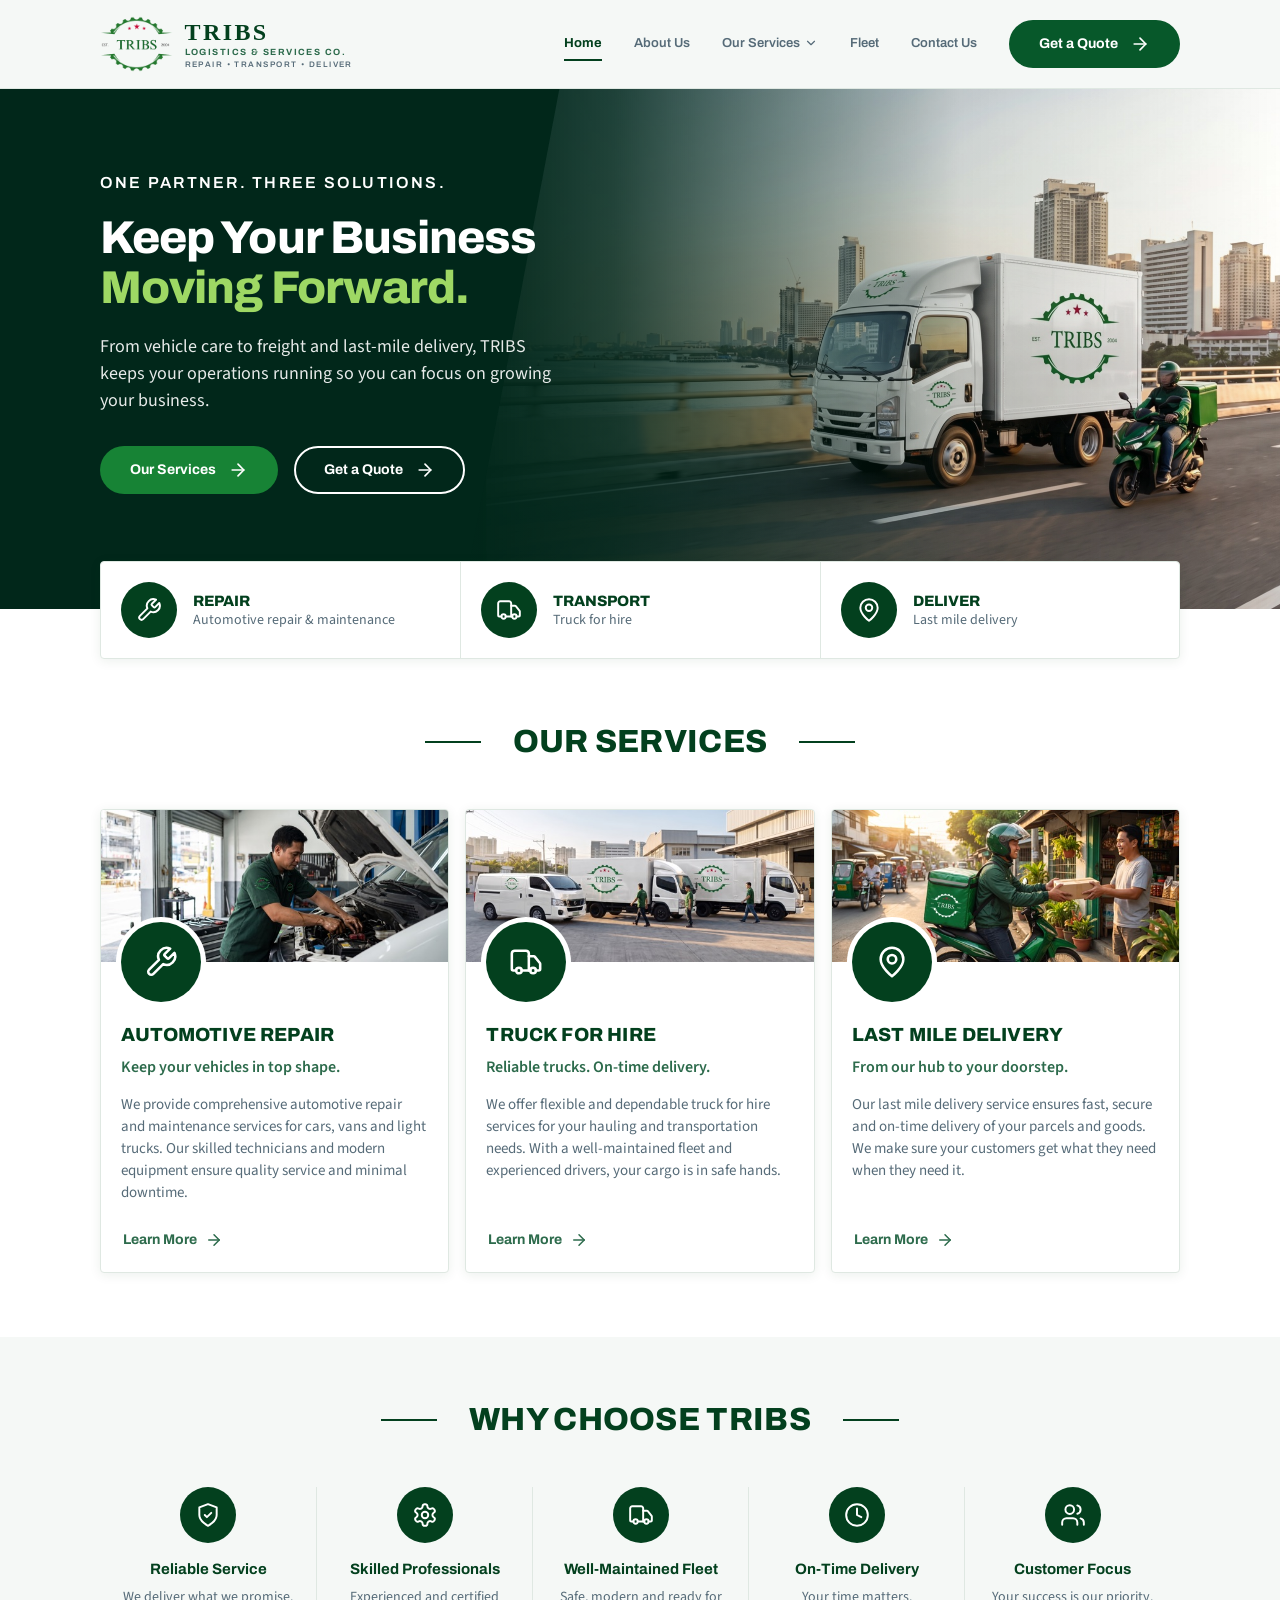
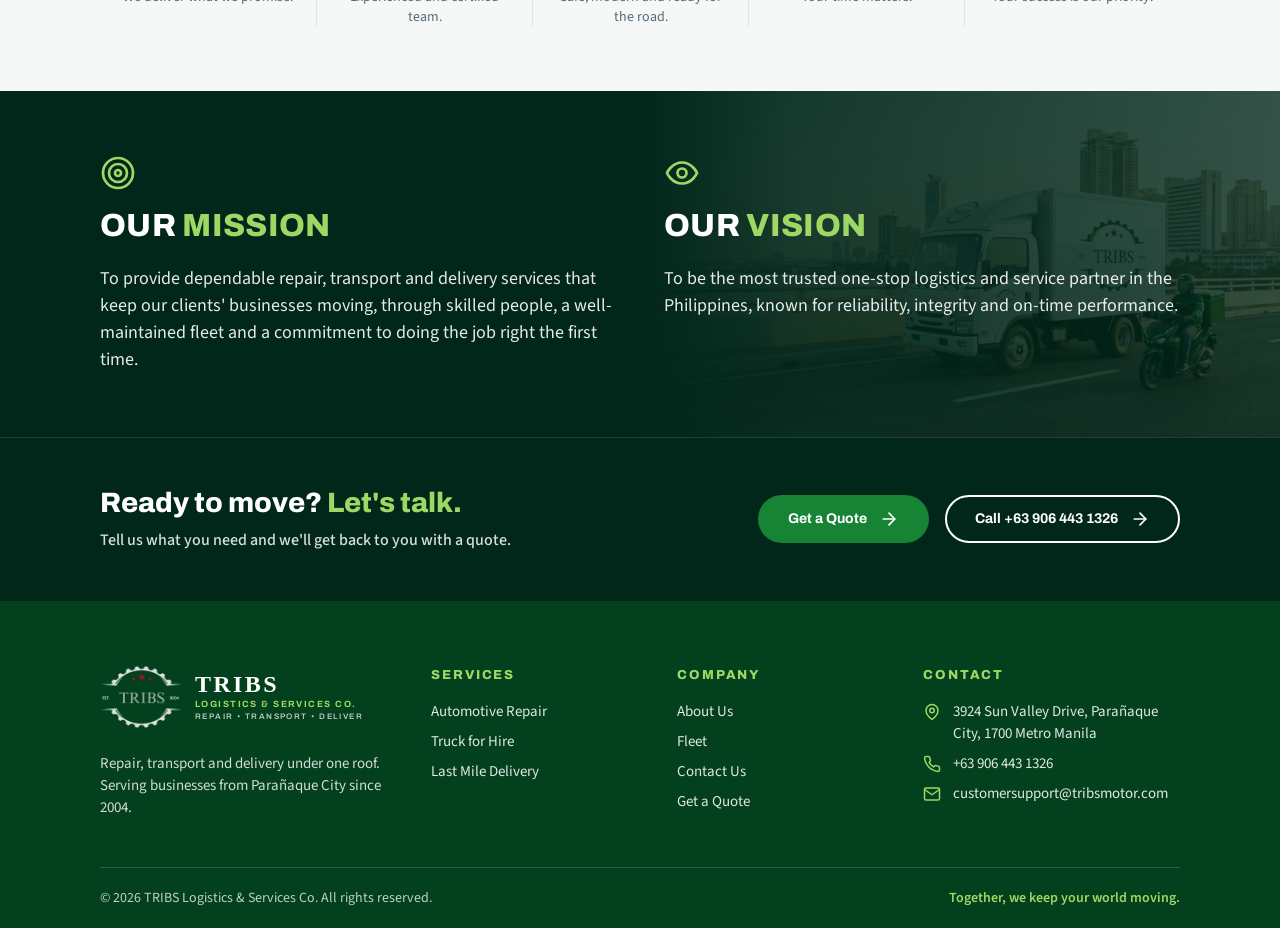
<file: index.html>
<!doctype html>
<html lang="en-PH">
<head>
  <meta charset="utf-8">
  <meta name="viewport" content="width=device-width, initial-scale=1">
  <title>TRIBS Logistics &amp; Services Co. | Repair • Transport • Deliver</title>
  <meta name="description" content="TRIBS Logistics & Services Co. — automotive repair, truck for hire and last-mile delivery in Parañaque City and Metro Manila since 2004.">
  <meta property="og:title" content="TRIBS Logistics & Services Co.">
  <meta property="og:description" content="One partner. Three solutions. Automotive repair, truck for hire and last-mile delivery.">
  <meta property="og:image" content="assets/photos/hero-fleet.jpg">
  <meta name="theme-color" content="#03401e">
  <link rel="icon" href="assets/logos/tribs-favicon.png">
  <link rel="preconnect" href="https://fonts.googleapis.com">
  <link rel="preconnect" href="https://fonts.gstatic.com" crossorigin>
  <link rel="stylesheet" href="css/styles.css">
</head>
<body>
  <a class="skip-link" href="#main">Skip to content</a>

  <header class="site-header">
    <div class="container header-inner">
      <a class="header-logo brand" href="index.html" aria-label="TRIBS Logistics &amp; Services Co. home">
        <picture>
          <source srcset="assets/logos/tribs-emblem-white.png" media="(prefers-color-scheme: dark)">
          <img src="assets/logos/tribs-emblem-light.png" alt="" width="70" height="56">
        </picture>
        <span class="brand-text">
          <span class="brand-name">TRIBS</span>
          <span class="brand-sub">Logistics &amp; Services Co.</span>
          <span class="brand-tag">Repair &bull; Transport &bull; Deliver</span>
        </span>
      </a>
      <button class="menu-toggle" type="button" aria-expanded="false" aria-controls="site-nav" aria-label="Open menu">
        <svg data-icon="menu" width="26"></svg>
      </button>
      <nav class="nav" id="site-nav" aria-label="Main">
        <ul class="nav-list">
          <li><a class="nav-link" href="index.html" aria-current="page">Home</a></li>
          <li><a class="nav-link" href="about.html">About Us</a></li>
          <li class="has-menu">
            <button class="nav-link" type="button" aria-haspopup="true" aria-expanded="false">Our Services <svg data-icon="chevron-down" width="14"></svg></button>
            <ul class="submenu">
              <li><a href="services.html#repair"><svg data-icon="wrench" width="18"></svg>Automotive Repair</a></li>
              <li><a href="services.html#truck"><svg data-icon="truck" width="18"></svg>Truck for Hire</a></li>
              <li><a href="services.html#delivery"><svg data-icon="map-pin" width="18"></svg>Last Mile Delivery</a></li>
            </ul>
          </li>
          <li><a class="nav-link" href="fleet.html">Fleet</a></li>
          <li><a class="nav-link" href="contact.html">Contact Us</a></li>
          <li class="nav-cta"><a class="btn btn-primary" href="contact.html"><span>Get a Quote</span><svg data-icon="arrow-right" width="20"></svg></a></li>
        </ul>
      </nav>
      <a class="btn btn-primary header-cta" href="contact.html"><span>Get a Quote</span><svg data-icon="arrow-right" width="20"></svg></a>
    </div>
  </header>

  <main id="main">
    <!-- Hero -->
    <section class="hero" aria-labelledby="hero-title">
      <div class="hero-media">
        <img src="assets/photos/hero-fleet.jpg" srcset="assets/photos/hero-fleet-800.jpg 800w, assets/photos/hero-fleet.jpg 1600w" sizes="(max-width: 760px) 100vw, 70vw" alt="TRIBS truck and delivery rider on a city highway" width="1600" height="1028" fetchpriority="high">
      </div>
      <div class="container hero-inner">
        <div class="hero-copy">
          <p class="eyebrow">One Partner. Three Solutions.</p>
          <h1 class="display" id="hero-title">Keep Your Business <span class="accent">Moving Forward.</span></h1>
          <p class="lead">From vehicle care to freight and last-mile delivery, TRIBS keeps your operations running so you can focus on growing your business.</p>
          <div class="btn-row">
            <a class="btn btn-bright" href="#services"><span>Our Services</span><svg data-icon="arrow-right" width="20"></svg></a>
            <a class="btn btn-inverse" href="contact.html"><span>Get a Quote</span><svg data-icon="arrow-right" width="20"></svg></a>
          </div>
        </div>
      </div>
    </section>

    <!-- Quick service strip -->
    <div class="service-strip">
      <div class="container">
        <nav class="strip" aria-label="Services">
          <a href="services.html#repair">
            <span class="disc disc-md"><svg data-icon="wrench" width="26" stroke-width="1.8"></svg></span>
            <span><span class="strip-title">Repair</span><span class="strip-sub">Automotive repair &amp; maintenance</span></span>
          </a>
          <a href="services.html#truck">
            <span class="disc disc-md"><svg data-icon="truck" width="26" stroke-width="1.8"></svg></span>
            <span><span class="strip-title">Transport</span><span class="strip-sub">Truck for hire</span></span>
          </a>
          <a href="services.html#delivery">
            <span class="disc disc-md"><svg data-icon="map-pin" width="26" stroke-width="1.8"></svg></span>
            <span><span class="strip-title">Deliver</span><span class="strip-sub">Last mile delivery</span></span>
          </a>
        </nav>
      </div>
    </div>

    <!-- Services -->
    <section class="section" id="services" aria-labelledby="services-title">
      <div class="container">
        <div class="st">
          <span class="st-rule" aria-hidden="true"></span>
          <h2 class="st-text" id="services-title">Our Services</h2>
          <span class="st-rule" aria-hidden="true"></span>
        </div>
        <div class="card-grid">
          <article class="card">
            <div class="card-media"><img src="assets/photos/service-repair.jpg" srcset="assets/photos/service-repair-600.jpg 600w, assets/photos/service-repair.jpg 1200w" sizes="(max-width: 900px) 100vw, 33vw" alt="Technician working on an engine" loading="lazy"></div>
            <div class="card-body">
              <span class="disc disc-lg disc-ring card-disc"><svg data-icon="wrench" width="34" stroke-width="1.8"></svg></span>
              <h3 class="card-title">Automotive Repair</h3>
              <p class="card-sub">Keep your vehicles in top shape.</p>
              <p class="card-text">We provide comprehensive automotive repair and maintenance services for cars, vans and light trucks. Our skilled technicians and modern equipment ensure quality service and minimal downtime.</p>
              <a class="btn btn-link" href="services.html#repair"><span>Learn More</span><svg data-icon="arrow-right" width="18"></svg></a>
            </div>
          </article>
          <article class="card">
            <div class="card-media"><img src="assets/photos/service-truck.jpg" srcset="assets/photos/service-truck-600.jpg 600w, assets/photos/service-truck.jpg 1200w" sizes="(max-width: 900px) 100vw, 33vw" alt="TRIBS trucks lined up" loading="lazy"></div>
            <div class="card-body">
              <span class="disc disc-lg disc-ring card-disc"><svg data-icon="truck" width="34" stroke-width="1.8"></svg></span>
              <h3 class="card-title">Truck for Hire</h3>
              <p class="card-sub">Reliable trucks. On-time delivery.</p>
              <p class="card-text">We offer flexible and dependable truck for hire services for your hauling and transportation needs. With a well-maintained fleet and experienced drivers, your cargo is in safe hands.</p>
              <a class="btn btn-link" href="services.html#truck"><span>Learn More</span><svg data-icon="arrow-right" width="18"></svg></a>
            </div>
          </article>
          <article class="card">
            <div class="card-media"><img src="assets/photos/service-delivery.jpg" srcset="assets/photos/service-delivery-600.jpg 600w, assets/photos/service-delivery.jpg 1200w" sizes="(max-width: 900px) 100vw, 33vw" alt="TRIBS rider on a delivery motorbike" loading="lazy"></div>
            <div class="card-body">
              <span class="disc disc-lg disc-ring card-disc"><svg data-icon="map-pin" width="34" stroke-width="1.8"></svg></span>
              <h3 class="card-title">Last Mile Delivery</h3>
              <p class="card-sub">From our hub to your doorstep.</p>
              <p class="card-text">Our last mile delivery service ensures fast, secure and on-time delivery of your parcels and goods. We make sure your customers get what they need when they need it.</p>
              <a class="btn btn-link" href="services.html#delivery"><span>Learn More</span><svg data-icon="arrow-right" width="18"></svg></a>
            </div>
          </article>
        </div>
      </div>
    </section>

    <!-- Why choose TRIBS -->
    <section class="section section-soft" aria-labelledby="why-title">
      <div class="container">
        <div class="st">
          <span class="st-rule" aria-hidden="true"></span>
          <h2 class="st-text" id="why-title">Why Choose TRIBS</h2>
          <span class="st-rule" aria-hidden="true"></span>
        </div>
        <div class="feature-row">
          <div class="feature">
            <span class="disc disc-md"><svg data-icon="shield-check" width="26" stroke-width="1.8"></svg></span>
            <h3 class="feature-title">Reliable Service</h3>
            <p class="feature-text">We deliver what we promise.</p>
          </div>
          <div class="feature">
            <span class="disc disc-md"><svg data-icon="gear" width="26" stroke-width="1.8"></svg></span>
            <h3 class="feature-title">Skilled Professionals</h3>
            <p class="feature-text">Experienced and certified team.</p>
          </div>
          <div class="feature">
            <span class="disc disc-md"><svg data-icon="truck" width="26" stroke-width="1.8"></svg></span>
            <h3 class="feature-title">Well-Maintained Fleet</h3>
            <p class="feature-text">Safe, modern and ready for the road.</p>
          </div>
          <div class="feature">
            <span class="disc disc-md"><svg data-icon="clock" width="26" stroke-width="1.8"></svg></span>
            <h3 class="feature-title">On-Time Delivery</h3>
            <p class="feature-text">Your time matters.</p>
          </div>
          <div class="feature">
            <span class="disc disc-md"><svg data-icon="users" width="26" stroke-width="1.8"></svg></span>
            <h3 class="feature-title">Customer Focus</h3>
            <p class="feature-text">Your success is our priority.</p>
          </div>
        </div>
      </div>
    </section>

    <!-- Mission & Vision -->
    <section class="section band-inverse on-inverse" aria-label="Mission and vision">
      <div class="band-media"><img src="assets/photos/hero-fleet.jpg" srcset="assets/photos/hero-fleet-800.jpg 800w, assets/photos/hero-fleet.jpg 1600w" sizes="(max-width: 760px) 100vw, 70vw" alt="" loading="lazy"></div>
      <div class="container">
        <div class="mv-grid">
          <div class="mv-item">
            <svg data-icon="target" width="36" stroke-width="1.8"></svg>
            <div class="st st-start">
              <h2 class="st-text">Our <span class="st-accent">Mission</span></h2>
            </div>
            <p class="lead">To provide dependable repair, transport and delivery services that keep our clients' businesses moving, through skilled people, a well-maintained fleet and a commitment to doing the job right the first time.</p>
          </div>
          <div class="mv-item">
            <svg data-icon="eye" width="36" stroke-width="1.8"></svg>
            <div class="st st-start">
              <h2 class="st-text">Our <span class="st-accent">Vision</span></h2>
            </div>
            <p class="lead">To be the most trusted one-stop logistics and service partner in the Philippines, known for reliability, integrity and on-time performance.</p>
          </div>
        </div>
      </div>
    </section>

    <!-- CTA -->
    <section class="cta-band" aria-labelledby="cta-title">
      <div class="container cta-inner">
        <div>
          <h2 id="cta-title">Ready to move? <span>Let's talk.</span></h2>
          <p>Tell us what you need and we'll get back to you with a quote.</p>
        </div>
        <div class="btn-row">
          <a class="btn btn-bright" href="contact.html"><span>Get a Quote</span><svg data-icon="arrow-right" width="20"></svg></a>
          <a class="btn btn-inverse" href="tel:+639064431326"><span>Call +63 906 443 1326</span><svg data-icon="arrow-right" width="20"></svg></a>
        </div>
      </div>
    </section>
  </main>

  <footer class="site-footer">
    <div class="container">
      <div class="footer-grid">
        <div>
          <a class="footer-logo brand" href="index.html" aria-label="TRIBS Logistics &amp; Services Co. home">
            <img src="assets/logos/tribs-emblem-white.png" alt="" width="80" height="64" loading="lazy">
            <span class="brand-text">
              <span class="brand-name">TRIBS</span>
              <span class="brand-sub">Logistics &amp; Services Co.</span>
              <span class="brand-tag">Repair &bull; Transport &bull; Deliver</span>
            </span>
          </a>
          <p class="footer-about">Repair, transport and delivery under one roof. Serving businesses from Parañaque City since 2004.</p>
        </div>
        <div>
          <h2 class="footer-head">Services</h2>
          <ul class="footer-links">
            <li><a href="services.html#repair">Automotive Repair</a></li>
            <li><a href="services.html#truck">Truck for Hire</a></li>
            <li><a href="services.html#delivery">Last Mile Delivery</a></li>
          </ul>
        </div>
        <div>
          <h2 class="footer-head">Company</h2>
          <ul class="footer-links">
            <li><a href="about.html">About Us</a></li>
            <li><a href="fleet.html">Fleet</a></li>
            <li><a href="contact.html">Contact Us</a></li>
            <li><a href="contact.html">Get a Quote</a></li>
          </ul>
        </div>
        <div>
          <h2 class="footer-head">Contact</h2>
          <ul class="footer-links footer-contact">
            <li><svg data-icon="map-pin" width="18"></svg><span>3924 Sun Valley Drive, Parañaque City, 1700 Metro Manila</span></li>
            <li><svg data-icon="phone" width="18"></svg><a href="tel:+639064431326">+63 906 443 1326</a></li>
            <li><svg data-icon="mail" width="18"></svg><a href="mailto:customersupport@tribsmotor.com">customersupport@tribsmotor.com</a></li>
          </ul>
        </div>
      </div>
      <div class="footer-bottom">
        <span>&copy; <span data-year>2026</span> TRIBS Logistics &amp; Services Co. All rights reserved.</span>
        <strong>Together, we keep your world moving.</strong>
      </div>
    </div>
  </footer>

  <script src="js/main.js"></script>
</body>
</html>
</file>
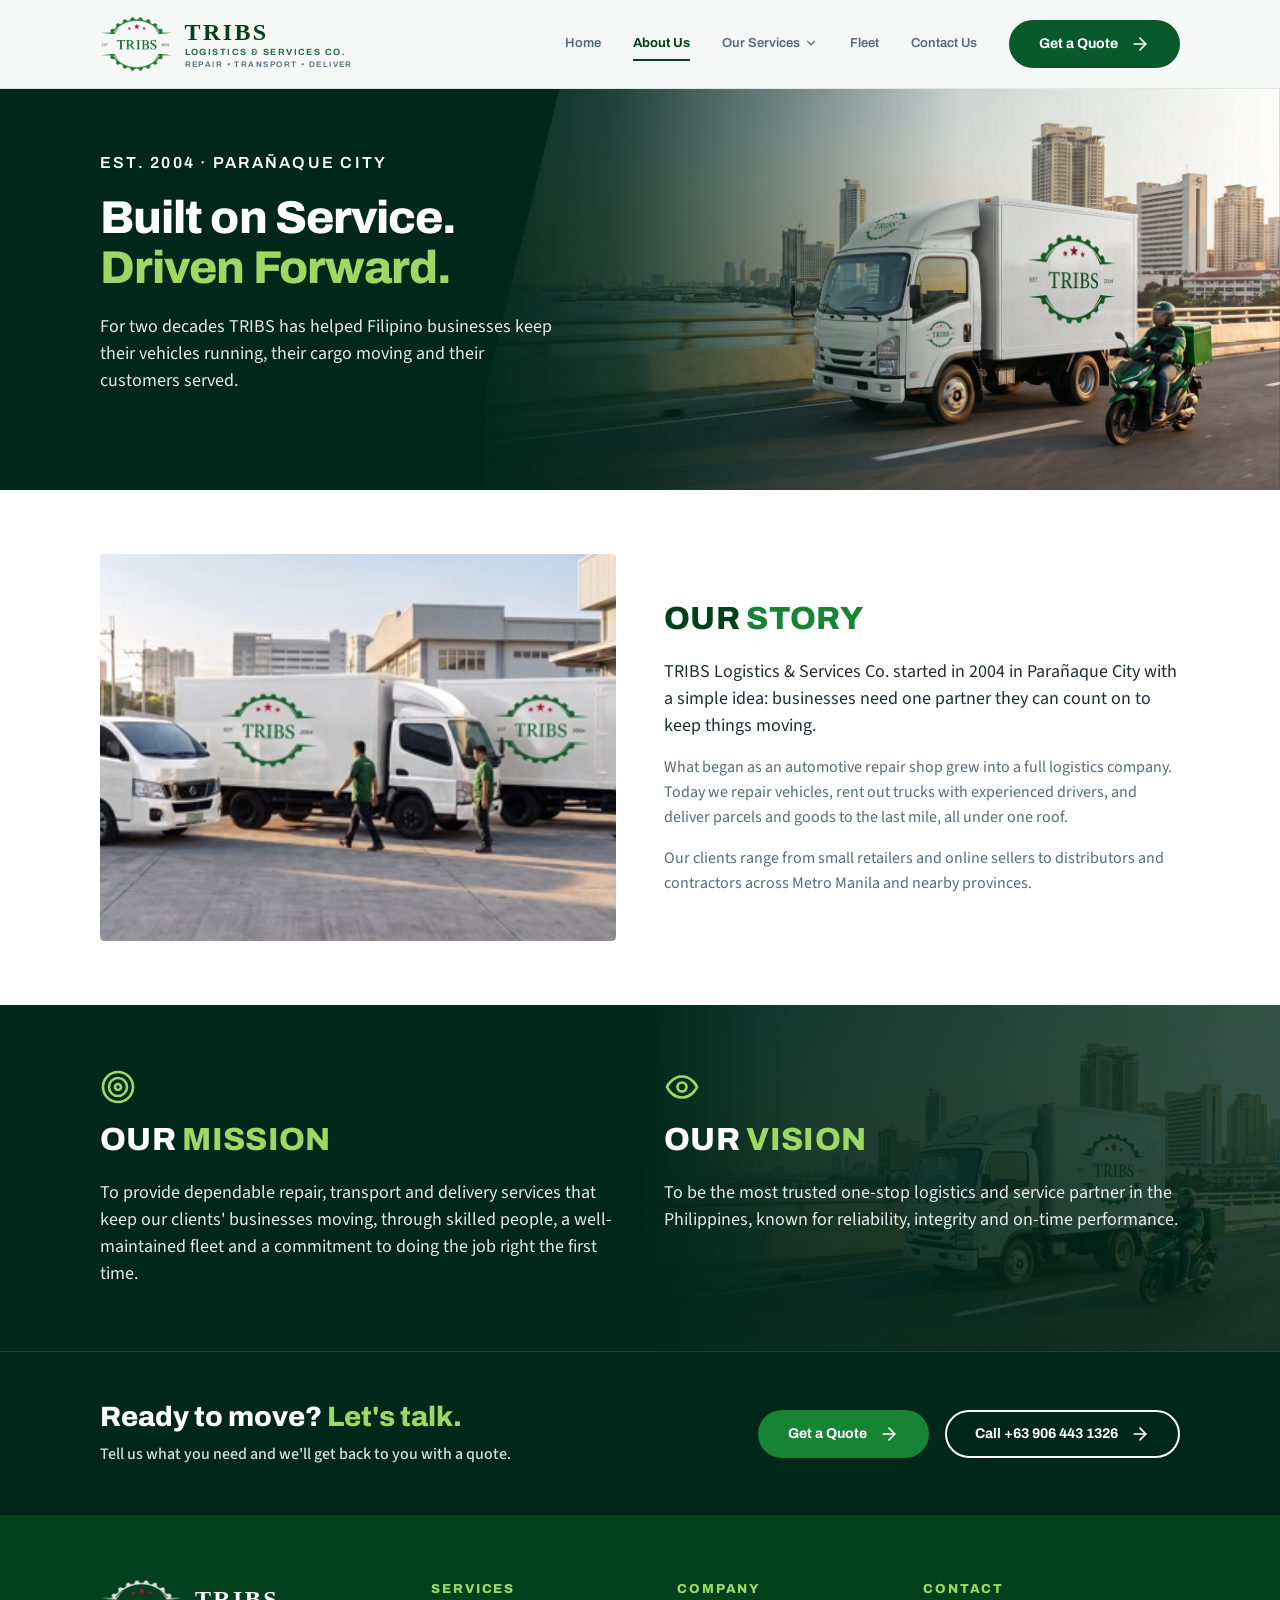
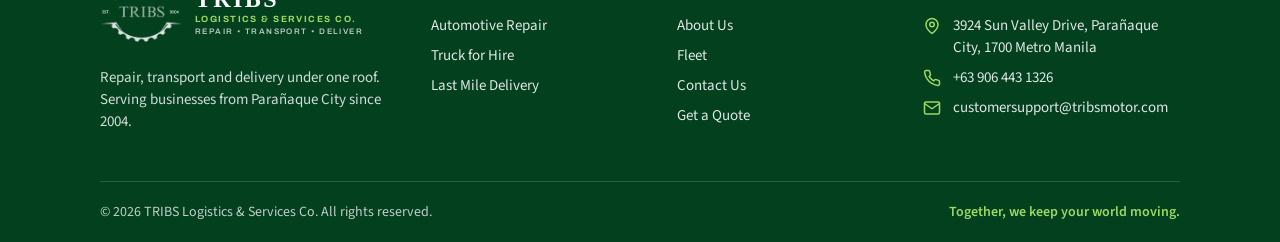
<file: about.html>
<!doctype html>
<html lang="en-PH">
<head>
  <meta charset="utf-8">
  <meta name="viewport" content="width=device-width, initial-scale=1">
  <title>About Us | TRIBS Logistics &amp; Services Co.</title>
  <meta name="description" content="Since 2004, TRIBS Logistics & Services Co. has provided automotive repair, truck for hire and last-mile delivery from Parañaque City.">
  <meta property="og:title" content="About Us | TRIBS">
  <meta property="og:description" content="One partner. Three solutions. Automotive repair, truck for hire and last-mile delivery.">
  <meta property="og:image" content="assets/photos/hero-fleet.jpg">
  <meta name="theme-color" content="#03401e">
  <link rel="icon" href="assets/logos/tribs-favicon.png">
  <link rel="preconnect" href="https://fonts.googleapis.com">
  <link rel="preconnect" href="https://fonts.gstatic.com" crossorigin>
  <link rel="stylesheet" href="css/styles.css">
</head>
<body>
  <a class="skip-link" href="#main">Skip to content</a>

  <header class="site-header">
    <div class="container header-inner">
      <a class="header-logo brand" href="index.html" aria-label="TRIBS Logistics &amp; Services Co. home">
        <picture>
          <source srcset="assets/logos/tribs-emblem-white.png" media="(prefers-color-scheme: dark)">
          <img src="assets/logos/tribs-emblem-light.png" alt="" width="70" height="56">
        </picture>
        <span class="brand-text">
          <span class="brand-name">TRIBS</span>
          <span class="brand-sub">Logistics &amp; Services Co.</span>
          <span class="brand-tag">Repair &bull; Transport &bull; Deliver</span>
        </span>
      </a>
      <button class="menu-toggle" type="button" aria-expanded="false" aria-controls="site-nav" aria-label="Open menu">
        <svg data-icon="menu" width="26"></svg>
      </button>
      <nav class="nav" id="site-nav" aria-label="Main">
        <ul class="nav-list">
          <li><a class="nav-link" href="index.html">Home</a></li>
          <li><a class="nav-link" href="about.html" aria-current="page">About Us</a></li>
          <li class="has-menu">
            <button class="nav-link" type="button" aria-haspopup="true" aria-expanded="false">Our Services <svg data-icon="chevron-down" width="14"></svg></button>
            <ul class="submenu">
              <li><a href="services.html#repair"><svg data-icon="wrench" width="18"></svg>Automotive Repair</a></li>
              <li><a href="services.html#truck"><svg data-icon="truck" width="18"></svg>Truck for Hire</a></li>
              <li><a href="services.html#delivery"><svg data-icon="map-pin" width="18"></svg>Last Mile Delivery</a></li>
            </ul>
          </li>
          <li><a class="nav-link" href="fleet.html">Fleet</a></li>
          <li><a class="nav-link" href="contact.html">Contact Us</a></li>
          <li class="nav-cta"><a class="btn btn-primary" href="contact.html"><span>Get a Quote</span><svg data-icon="arrow-right" width="20"></svg></a></li>
        </ul>
      </nav>
      <a class="btn btn-primary header-cta" href="contact.html"><span>Get a Quote</span><svg data-icon="arrow-right" width="20"></svg></a>
    </div>
  </header>

  <main id="main">
    <section class="hero page-hero" aria-labelledby="page-title">
      <div class="hero-media"><img src="assets/photos/hero-fleet.jpg" srcset="assets/photos/hero-fleet-800.jpg 800w, assets/photos/hero-fleet.jpg 1600w" sizes="(max-width: 760px) 100vw, 70vw" alt="" fetchpriority="high"></div>
      <div class="container hero-inner">
        <div class="hero-copy">
          <p class="eyebrow">Est. 2004 · Parañaque City</p>
          <h1 class="display" id="page-title">Built on Service. <span class="accent">Driven Forward.</span></h1>
          <p class="lead">For two decades TRIBS has helped Filipino businesses keep their vehicles running, their cargo moving and their customers served.</p>
        </div>
      </div>
    </section>

    <section class="section" aria-labelledby="story-title">
      <div class="container split">
        <div class="split-media"><img src="assets/photos/service-truck.jpg" srcset="assets/photos/service-truck-600.jpg 600w, assets/photos/service-truck.jpg 1200w" sizes="(max-width: 900px) 100vw, 33vw" alt="TRIBS trucks lined up at the depot" loading="lazy"></div>
        <div class="split-copy">
          <div class="st st-start">
            <h2 class="st-text" id="story-title">Our <span class="st-accent">Story</span></h2>
          </div>
          <p class="lead">TRIBS Logistics &amp; Services Co. started in 2004 in Parañaque City with a simple idea: businesses need one partner they can count on to keep things moving.</p>
          <p>What began as an automotive repair shop grew into a full logistics company. Today we repair vehicles, rent out trucks with experienced drivers, and deliver parcels and goods to the last mile, all under one roof.</p>
          <p>Our clients range from small retailers and online sellers to distributors and contractors across Metro Manila and nearby provinces.</p>
        </div>
      </div>
    </section>


    <section class="section band-inverse on-inverse" aria-label="Mission and vision">
      <div class="band-media"><img src="assets/photos/hero-fleet.jpg" srcset="assets/photos/hero-fleet-800.jpg 800w, assets/photos/hero-fleet.jpg 1600w" sizes="(max-width: 760px) 100vw, 70vw" alt="" loading="lazy"></div>
      <div class="container">
        <div class="mv-grid">
          <div class="mv-item">
            <svg data-icon="target" width="36" stroke-width="1.8"></svg>
            <div class="st st-start">
              <h2 class="st-text">Our <span class="st-accent">Mission</span></h2>
            </div>
            <p class="lead">To provide dependable repair, transport and delivery services that keep our clients' businesses moving, through skilled people, a well-maintained fleet and a commitment to doing the job right the first time.</p>
          </div>
          <div class="mv-item">
            <svg data-icon="eye" width="36" stroke-width="1.8"></svg>
            <div class="st st-start">
              <h2 class="st-text">Our <span class="st-accent">Vision</span></h2>
            </div>
            <p class="lead">To be the most trusted one-stop logistics and service partner in the Philippines, known for reliability, integrity and on-time performance.</p>
          </div>
        </div>
      </div>
    </section>


    <!-- CTA -->
    <section class="cta-band" aria-labelledby="cta-title">
      <div class="container cta-inner">
        <div>
          <h2 id="cta-title">Ready to move? <span>Let's talk.</span></h2>
          <p>Tell us what you need and we'll get back to you with a quote.</p>
        </div>
        <div class="btn-row">
          <a class="btn btn-bright" href="contact.html"><span>Get a Quote</span><svg data-icon="arrow-right" width="20"></svg></a>
          <a class="btn btn-inverse" href="tel:+639064431326"><span>Call +63 906 443 1326</span><svg data-icon="arrow-right" width="20"></svg></a>
        </div>
      </div>
    </section>
  </main>

  <footer class="site-footer">
    <div class="container">
      <div class="footer-grid">
        <div>
          <a class="footer-logo brand" href="index.html" aria-label="TRIBS Logistics &amp; Services Co. home">
            <img src="assets/logos/tribs-emblem-white.png" alt="" width="80" height="64" loading="lazy">
            <span class="brand-text">
              <span class="brand-name">TRIBS</span>
              <span class="brand-sub">Logistics &amp; Services Co.</span>
              <span class="brand-tag">Repair &bull; Transport &bull; Deliver</span>
            </span>
          </a>
          <p class="footer-about">Repair, transport and delivery under one roof. Serving businesses from Parañaque City since 2004.</p>
        </div>
        <div>
          <h2 class="footer-head">Services</h2>
          <ul class="footer-links">
            <li><a href="services.html#repair">Automotive Repair</a></li>
            <li><a href="services.html#truck">Truck for Hire</a></li>
            <li><a href="services.html#delivery">Last Mile Delivery</a></li>
          </ul>
        </div>
        <div>
          <h2 class="footer-head">Company</h2>
          <ul class="footer-links">
            <li><a href="about.html">About Us</a></li>
            <li><a href="fleet.html">Fleet</a></li>
            <li><a href="contact.html">Contact Us</a></li>
            <li><a href="contact.html">Get a Quote</a></li>
          </ul>
        </div>
        <div>
          <h2 class="footer-head">Contact</h2>
          <ul class="footer-links footer-contact">
            <li><svg data-icon="map-pin" width="18"></svg><span>3924 Sun Valley Drive, Parañaque City, 1700 Metro Manila</span></li>
            <li><svg data-icon="phone" width="18"></svg><a href="tel:+639064431326">+63 906 443 1326</a></li>
            <li><svg data-icon="mail" width="18"></svg><a href="mailto:customersupport@tribsmotor.com">customersupport@tribsmotor.com</a></li>
          </ul>
        </div>
      </div>
      <div class="footer-bottom">
        <span>&copy; <span data-year>2026</span> TRIBS Logistics &amp; Services Co. All rights reserved.</span>
        <strong>Together, we keep your world moving.</strong>
      </div>
    </div>
  </footer>

  <script src="js/main.js"></script>
</body>
</html>
</file>
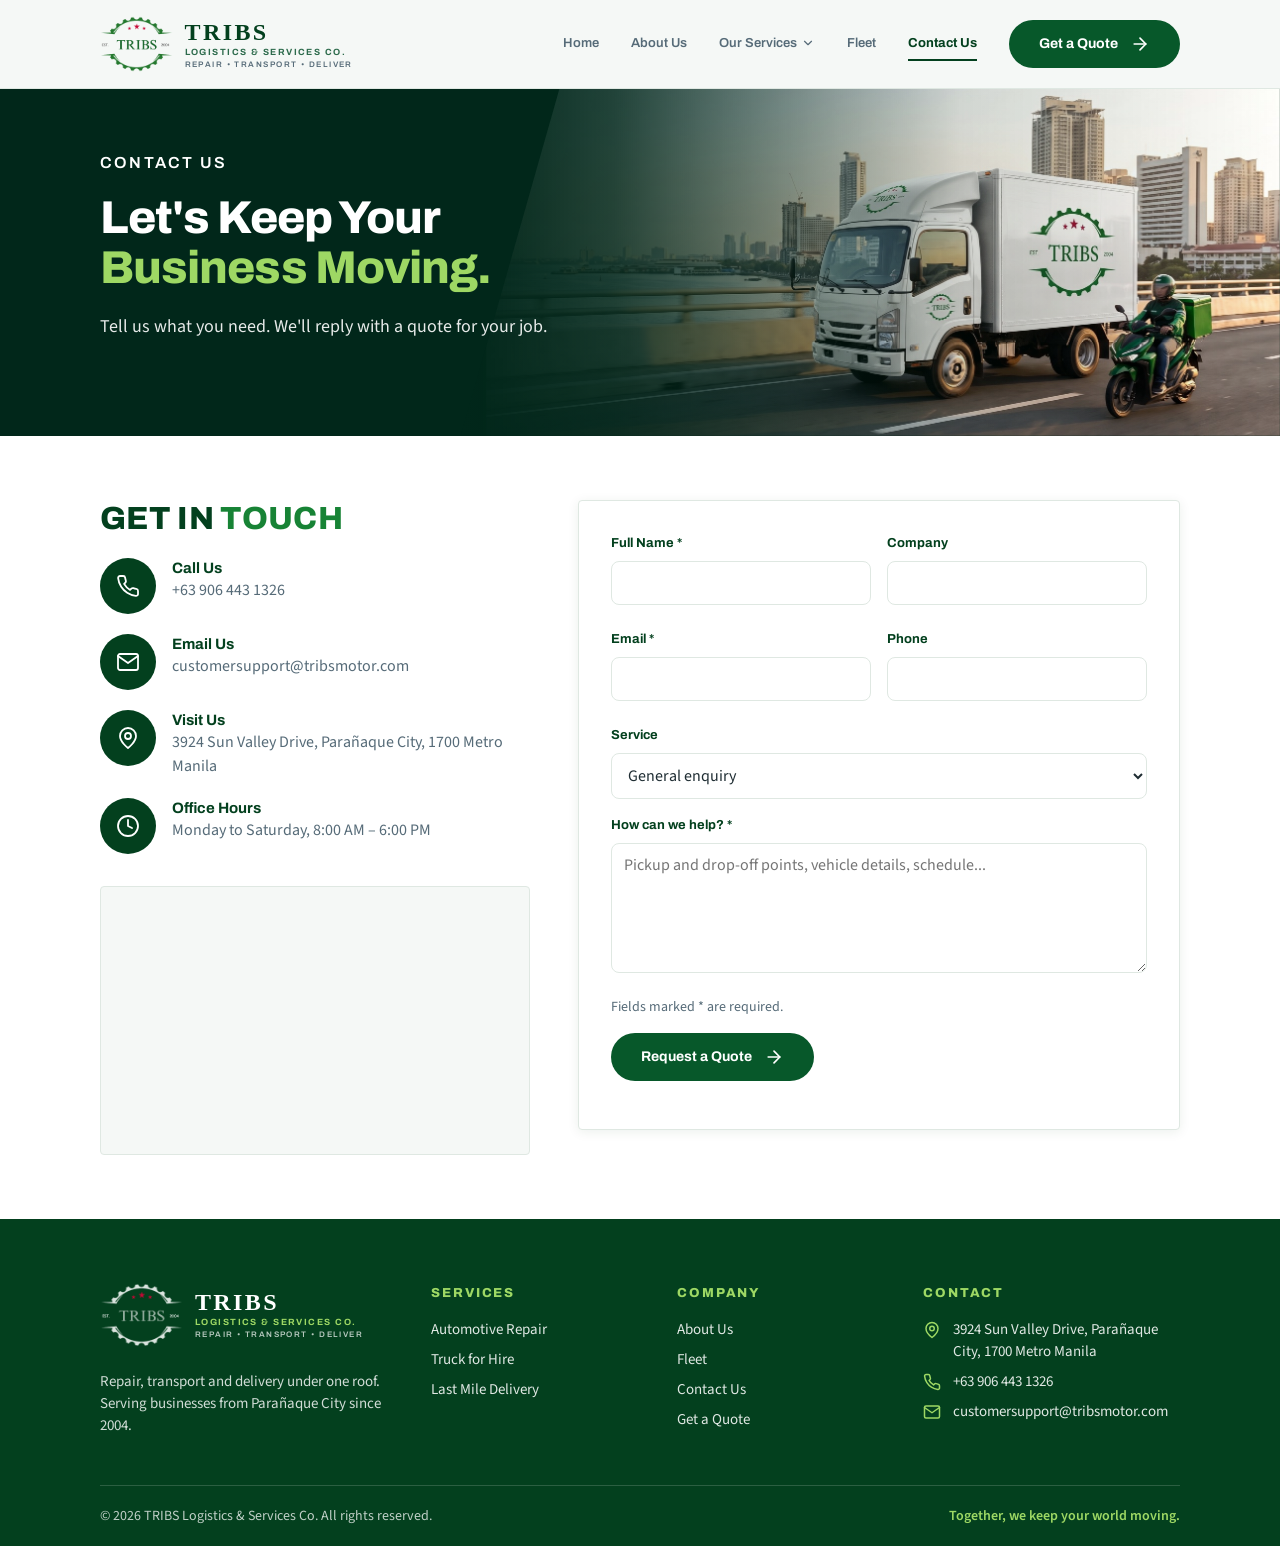
<file: contact.html>
<!doctype html>
<html lang="en-PH">
<head>
  <meta charset="utf-8">
  <meta name="viewport" content="width=device-width, initial-scale=1">
  <title>Contact Us | TRIBS Logistics &amp; Services Co.</title>
  <meta name="description" content="Contact TRIBS Logistics & Services Co. for a quote on automotive repair, truck for hire or last mile delivery.">
  <meta property="og:title" content="Contact Us | TRIBS">
  <meta property="og:description" content="One partner. Three solutions. Automotive repair, truck for hire and last-mile delivery.">
  <meta property="og:image" content="assets/photos/hero-fleet.jpg">
  <meta name="theme-color" content="#03401e">
  <link rel="icon" href="assets/logos/tribs-favicon.png">
  <link rel="preconnect" href="https://fonts.googleapis.com">
  <link rel="preconnect" href="https://fonts.gstatic.com" crossorigin>
  <link rel="stylesheet" href="css/styles.css">
</head>
<body>
  <a class="skip-link" href="#main">Skip to content</a>

  <header class="site-header">
    <div class="container header-inner">
      <a class="header-logo brand" href="index.html" aria-label="TRIBS Logistics &amp; Services Co. home">
        <picture>
          <source srcset="assets/logos/tribs-emblem-white.png" media="(prefers-color-scheme: dark)">
          <img src="assets/logos/tribs-emblem-light.png" alt="" width="70" height="56">
        </picture>
        <span class="brand-text">
          <span class="brand-name">TRIBS</span>
          <span class="brand-sub">Logistics &amp; Services Co.</span>
          <span class="brand-tag">Repair &bull; Transport &bull; Deliver</span>
        </span>
      </a>
      <button class="menu-toggle" type="button" aria-expanded="false" aria-controls="site-nav" aria-label="Open menu">
        <svg data-icon="menu" width="26"></svg>
      </button>
      <nav class="nav" id="site-nav" aria-label="Main">
        <ul class="nav-list">
          <li><a class="nav-link" href="index.html">Home</a></li>
          <li><a class="nav-link" href="about.html">About Us</a></li>
          <li class="has-menu">
            <button class="nav-link" type="button" aria-haspopup="true" aria-expanded="false">Our Services <svg data-icon="chevron-down" width="14"></svg></button>
            <ul class="submenu">
              <li><a href="services.html#repair"><svg data-icon="wrench" width="18"></svg>Automotive Repair</a></li>
              <li><a href="services.html#truck"><svg data-icon="truck" width="18"></svg>Truck for Hire</a></li>
              <li><a href="services.html#delivery"><svg data-icon="map-pin" width="18"></svg>Last Mile Delivery</a></li>
            </ul>
          </li>
          <li><a class="nav-link" href="fleet.html">Fleet</a></li>
          <li><a class="nav-link" href="contact.html" aria-current="page">Contact Us</a></li>
          <li class="nav-cta"><a class="btn btn-primary" href="contact.html"><span>Get a Quote</span><svg data-icon="arrow-right" width="20"></svg></a></li>
        </ul>
      </nav>
      <a class="btn btn-primary header-cta" href="contact.html"><span>Get a Quote</span><svg data-icon="arrow-right" width="20"></svg></a>
    </div>
  </header>

  <main id="main">
    <section class="hero page-hero" aria-labelledby="page-title">
      <div class="hero-media"><img src="assets/photos/hero-fleet.jpg" srcset="assets/photos/hero-fleet-800.jpg 800w, assets/photos/hero-fleet.jpg 1600w" sizes="(max-width: 760px) 100vw, 70vw" alt="" fetchpriority="high"></div>
      <div class="container hero-inner">
        <div class="hero-copy">
          <p class="eyebrow">Contact Us</p>
          <h1 class="display" id="page-title">Let's Keep Your <span class="accent">Business Moving.</span></h1>
          <p class="lead">Tell us what you need. We'll reply with a quote for your job.</p>
        </div>
      </div>
    </section>

    <section class="section" aria-label="Contact details and quote form">
      <div class="container contact-grid">
        <div>
          <div class="st st-start">
            <h2 class="st-text">Get in <span class="st-accent">Touch</span></h2>
          </div>
          <ul class="contact-list">
            <li><span class="disc disc-md"><svg data-icon="phone" width="24" stroke-width="1.8"></svg></span><div><h3>Call Us</h3><a href="tel:+639064431326">+63 906 443 1326</a></div></li>
            <li><span class="disc disc-md"><svg data-icon="mail" width="24" stroke-width="1.8"></svg></span><div><h3>Email Us</h3><a href="mailto:customersupport@tribsmotor.com">customersupport@tribsmotor.com</a></div></li>
            <li><span class="disc disc-md"><svg data-icon="map-pin" width="24" stroke-width="1.8"></svg></span><div><h3>Visit Us</h3><p>3924 Sun Valley Drive, Parañaque City, 1700 Metro Manila</p></div></li>
            <li><span class="disc disc-md"><svg data-icon="clock" width="24" stroke-width="1.8"></svg></span><div><h3>Office Hours</h3><p>Monday to Saturday, 8:00 AM – 6:00 PM</p></div></li>
          </ul>
          <div class="map-embed">
            <iframe title="Map showing TRIBS at 3924 Sun Valley Drive, Parañaque" loading="lazy" referrerpolicy="no-referrer-when-downgrade" src="https://www.google.com/maps?q=14.4903609,121.0352779&amp;z=17&amp;output=embed"></iframe>
          </div>
        </div>

        <form class="form" id="quote-form" data-to="customersupport@tribsmotor.com" novalidate>
            <div class="field">
              <label for="name">Full Name <span aria-hidden="true">*</span></label>
              <input id="name" name="name" type="text" autocomplete="name" required aria-describedby="name-error">
              <span class="field-error" id="name-error" aria-live="polite"></span>
            </div>
            <div class="field">
              <label for="company">Company</label>
              <input id="company" name="company" type="text" autocomplete="organization">
              
            </div>
            <div class="field">
              <label for="email">Email <span aria-hidden="true">*</span></label>
              <input id="email" name="email" type="email" autocomplete="email" required aria-describedby="email-error">
              <span class="field-error" id="email-error" aria-live="polite"></span>
            </div>
            <div class="field">
              <label for="phone">Phone</label>
              <input id="phone" name="phone" type="tel" autocomplete="tel">
              
            </div>
            <div class="field field-full">
              <label for="service">Service</label>
              <select id="service" name="service">
                <option value="General enquiry">General enquiry</option>
                <option value="Automotive Repair">Automotive Repair</option>
                <option value="Truck for Hire">Truck for Hire</option>
                <option value="Last Mile Delivery">Last Mile Delivery</option>
              </select>
            </div>
            <div class="field field-full">
              <label for="message">How can we help? <span aria-hidden="true">*</span></label>
              <textarea id="message" name="message" required aria-describedby="message-error" placeholder="Pickup and drop-off points, vehicle details, schedule..."></textarea>
              <span class="field-error" id="message-error" aria-live="polite"></span>
            </div>
            <p class="form-note">Fields marked * are required.</p>
            <button class="btn btn-primary" type="submit"><span>Request a Quote</span><svg data-icon="arrow-right" width="20"></svg></button>
            <p class="form-status" id="form-status" role="status"></p>
        </form>
      </div>
    </section>

  </main>

  <footer class="site-footer">
    <div class="container">
      <div class="footer-grid">
        <div>
          <a class="footer-logo brand" href="index.html" aria-label="TRIBS Logistics &amp; Services Co. home">
            <img src="assets/logos/tribs-emblem-white.png" alt="" width="80" height="64" loading="lazy">
            <span class="brand-text">
              <span class="brand-name">TRIBS</span>
              <span class="brand-sub">Logistics &amp; Services Co.</span>
              <span class="brand-tag">Repair &bull; Transport &bull; Deliver</span>
            </span>
          </a>
          <p class="footer-about">Repair, transport and delivery under one roof. Serving businesses from Parañaque City since 2004.</p>
        </div>
        <div>
          <h2 class="footer-head">Services</h2>
          <ul class="footer-links">
            <li><a href="services.html#repair">Automotive Repair</a></li>
            <li><a href="services.html#truck">Truck for Hire</a></li>
            <li><a href="services.html#delivery">Last Mile Delivery</a></li>
          </ul>
        </div>
        <div>
          <h2 class="footer-head">Company</h2>
          <ul class="footer-links">
            <li><a href="about.html">About Us</a></li>
            <li><a href="fleet.html">Fleet</a></li>
            <li><a href="contact.html">Contact Us</a></li>
            <li><a href="contact.html">Get a Quote</a></li>
          </ul>
        </div>
        <div>
          <h2 class="footer-head">Contact</h2>
          <ul class="footer-links footer-contact">
            <li><svg data-icon="map-pin" width="18"></svg><span>3924 Sun Valley Drive, Parañaque City, 1700 Metro Manila</span></li>
            <li><svg data-icon="phone" width="18"></svg><a href="tel:+639064431326">+63 906 443 1326</a></li>
            <li><svg data-icon="mail" width="18"></svg><a href="mailto:customersupport@tribsmotor.com">customersupport@tribsmotor.com</a></li>
          </ul>
        </div>
      </div>
      <div class="footer-bottom">
        <span>&copy; <span data-year>2026</span> TRIBS Logistics &amp; Services Co. All rights reserved.</span>
        <strong>Together, we keep your world moving.</strong>
      </div>
    </div>
  </footer>

  <script src="js/main.js"></script>
</body>
</html>
</file>
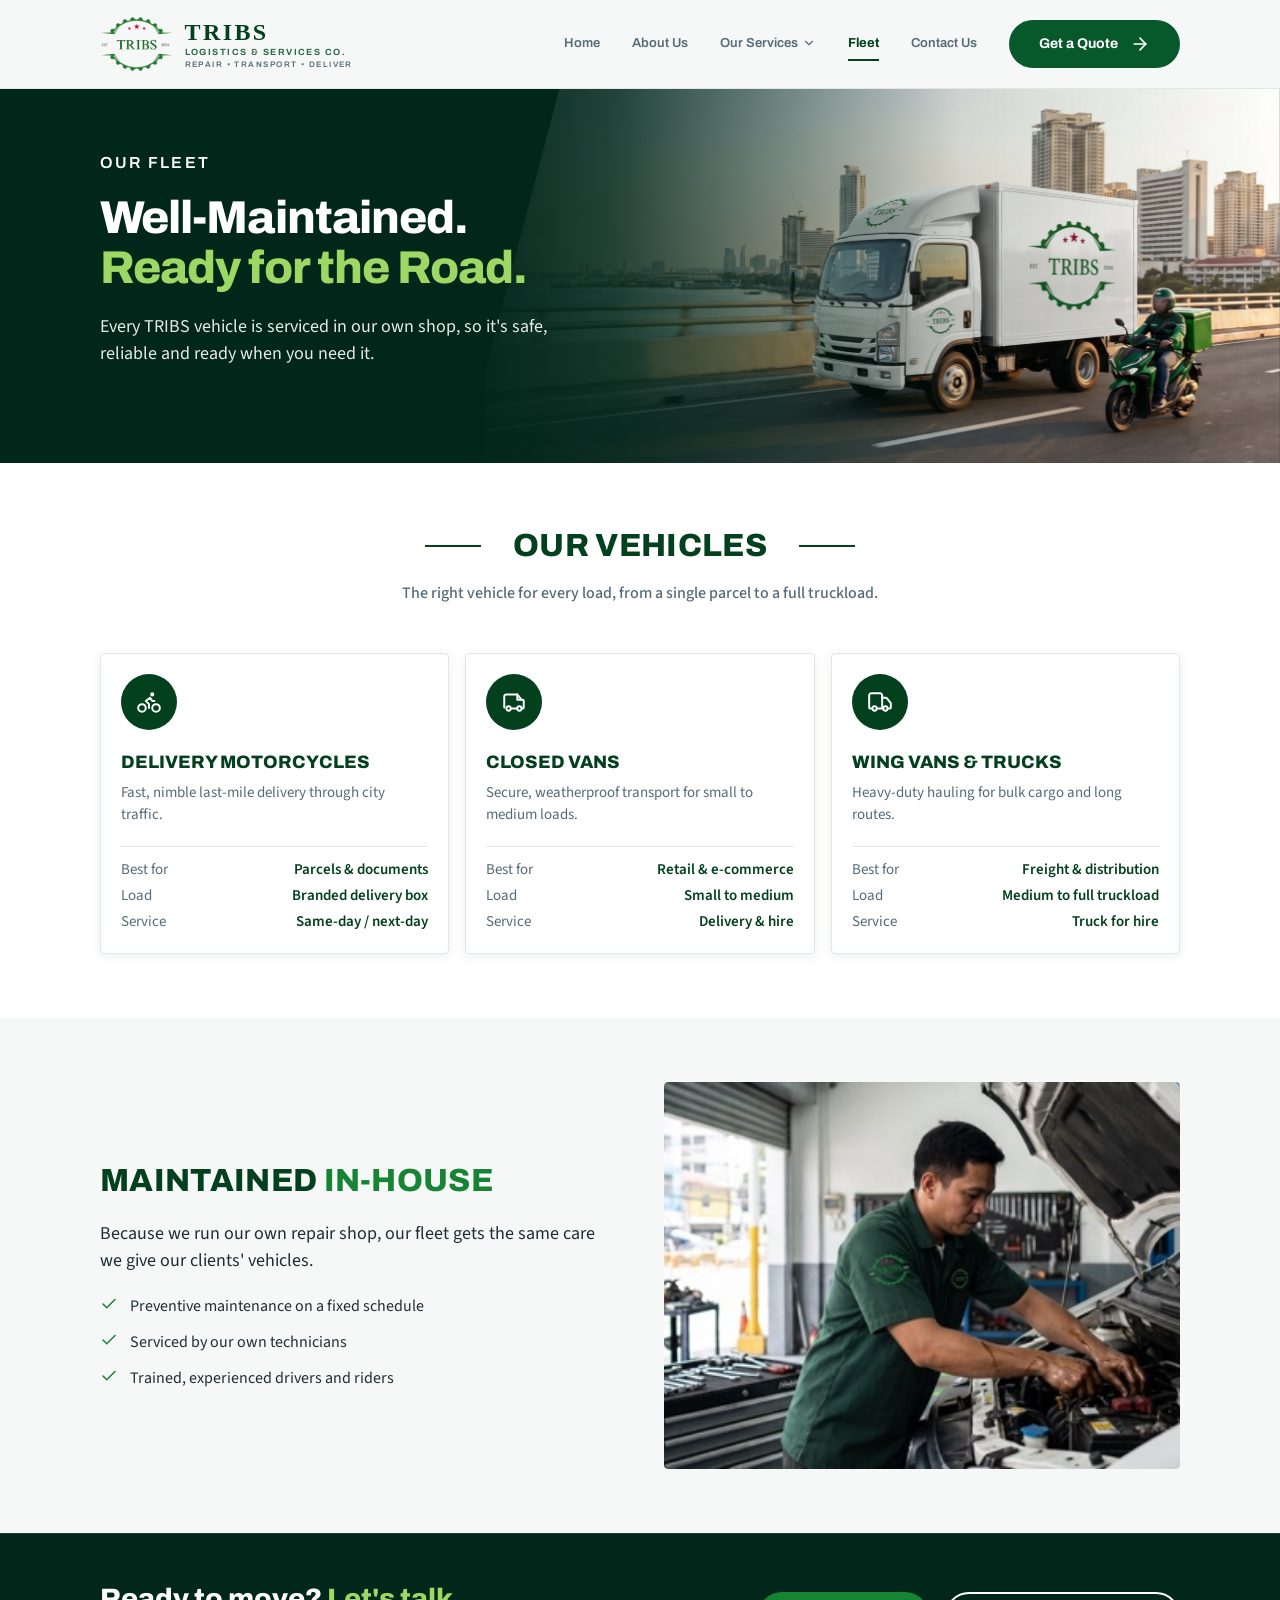
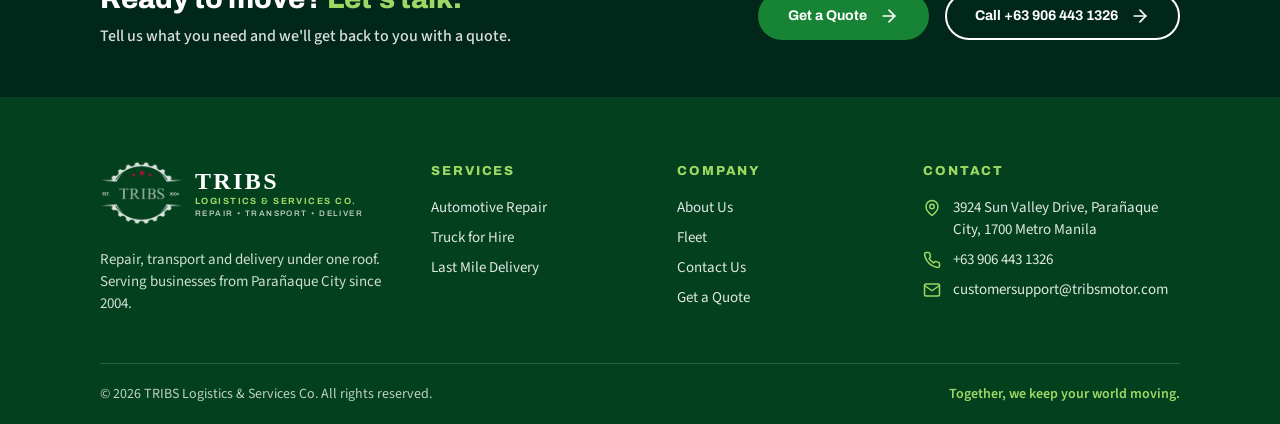
<file: fleet.html>
<!doctype html>
<html lang="en-PH">
<head>
  <meta charset="utf-8">
  <meta name="viewport" content="width=device-width, initial-scale=1">
  <title>Fleet | TRIBS Logistics &amp; Services Co.</title>
  <meta name="description" content="The TRIBS fleet: delivery motorcycles, closed vans and trucks, all maintained in-house.">
  <meta property="og:title" content="Fleet | TRIBS">
  <meta property="og:description" content="One partner. Three solutions. Automotive repair, truck for hire and last-mile delivery.">
  <meta property="og:image" content="assets/photos/hero-fleet.jpg">
  <meta name="theme-color" content="#03401e">
  <link rel="icon" href="assets/logos/tribs-favicon.png">
  <link rel="preconnect" href="https://fonts.googleapis.com">
  <link rel="preconnect" href="https://fonts.gstatic.com" crossorigin>
  <link rel="stylesheet" href="css/styles.css">
</head>
<body>
  <a class="skip-link" href="#main">Skip to content</a>

  <header class="site-header">
    <div class="container header-inner">
      <a class="header-logo brand" href="index.html" aria-label="TRIBS Logistics &amp; Services Co. home">
        <picture>
          <source srcset="assets/logos/tribs-emblem-white.png" media="(prefers-color-scheme: dark)">
          <img src="assets/logos/tribs-emblem-light.png" alt="" width="70" height="56">
        </picture>
        <span class="brand-text">
          <span class="brand-name">TRIBS</span>
          <span class="brand-sub">Logistics &amp; Services Co.</span>
          <span class="brand-tag">Repair &bull; Transport &bull; Deliver</span>
        </span>
      </a>
      <button class="menu-toggle" type="button" aria-expanded="false" aria-controls="site-nav" aria-label="Open menu">
        <svg data-icon="menu" width="26"></svg>
      </button>
      <nav class="nav" id="site-nav" aria-label="Main">
        <ul class="nav-list">
          <li><a class="nav-link" href="index.html">Home</a></li>
          <li><a class="nav-link" href="about.html">About Us</a></li>
          <li class="has-menu">
            <button class="nav-link" type="button" aria-haspopup="true" aria-expanded="false">Our Services <svg data-icon="chevron-down" width="14"></svg></button>
            <ul class="submenu">
              <li><a href="services.html#repair"><svg data-icon="wrench" width="18"></svg>Automotive Repair</a></li>
              <li><a href="services.html#truck"><svg data-icon="truck" width="18"></svg>Truck for Hire</a></li>
              <li><a href="services.html#delivery"><svg data-icon="map-pin" width="18"></svg>Last Mile Delivery</a></li>
            </ul>
          </li>
          <li><a class="nav-link" href="fleet.html" aria-current="page">Fleet</a></li>
          <li><a class="nav-link" href="contact.html">Contact Us</a></li>
          <li class="nav-cta"><a class="btn btn-primary" href="contact.html"><span>Get a Quote</span><svg data-icon="arrow-right" width="20"></svg></a></li>
        </ul>
      </nav>
      <a class="btn btn-primary header-cta" href="contact.html"><span>Get a Quote</span><svg data-icon="arrow-right" width="20"></svg></a>
    </div>
  </header>

  <main id="main">
    <section class="hero page-hero" aria-labelledby="page-title">
      <div class="hero-media"><img src="assets/photos/hero-fleet.jpg" srcset="assets/photos/hero-fleet-800.jpg 800w, assets/photos/hero-fleet.jpg 1600w" sizes="(max-width: 760px) 100vw, 70vw" alt="" fetchpriority="high"></div>
      <div class="container hero-inner">
        <div class="hero-copy">
          <p class="eyebrow">Our Fleet</p>
          <h1 class="display" id="page-title">Well-Maintained. <span class="accent">Ready for the Road.</span></h1>
          <p class="lead">Every TRIBS vehicle is serviced in our own shop, so it's safe, reliable and ready when you need it.</p>
        </div>
      </div>
    </section>

    <section class="section" aria-labelledby="fleet-title">
      <div class="container">
        <div class="st">
          <span class="st-rule" aria-hidden="true"></span>
          <h2 class="st-text" id="fleet-title">Our Vehicles</h2>
          <span class="st-rule" aria-hidden="true"></span>
        </div>
        <p class="section-intro">The right vehicle for every load, from a single parcel to a full truckload.</p>
        <div class="fleet-grid">
          <article class="fleet-card">
            <span class="disc disc-md"><svg data-icon="bike" width="26" stroke-width="1.8"></svg></span>
            <h3>Delivery Motorcycles</h3>
            <p>Fast, nimble last-mile delivery through city traffic.</p>
            <ul class="spec"><li><span>Best for</span><span>Parcels &amp; documents</span></li><li><span>Load</span><span>Branded delivery box</span></li><li><span>Service</span><span>Same-day / next-day</span></li></ul>
          </article>

          <article class="fleet-card">
            <span class="disc disc-md"><svg data-icon="van" width="26" stroke-width="1.8"></svg></span>
            <h3>Closed Vans</h3>
            <p>Secure, weatherproof transport for small to medium loads.</p>
            <ul class="spec"><li><span>Best for</span><span>Retail &amp; e-commerce</span></li><li><span>Load</span><span>Small to medium</span></li><li><span>Service</span><span>Delivery &amp; hire</span></li></ul>
          </article>

          <article class="fleet-card">
            <span class="disc disc-md"><svg data-icon="truck" width="26" stroke-width="1.8"></svg></span>
            <h3>Wing Vans &amp; Trucks</h3>
            <p>Heavy-duty hauling for bulk cargo and long routes.</p>
            <ul class="spec"><li><span>Best for</span><span>Freight &amp; distribution</span></li><li><span>Load</span><span>Medium to full truckload</span></li><li><span>Service</span><span>Truck for hire</span></li></ul>
          </article>

        </div>
      </div>
    </section>

    <section class="section section-soft" aria-labelledby="care-title">
      <div class="container split reverse">
        <div class="split-media"><img src="assets/photos/service-repair.jpg" srcset="assets/photos/service-repair-600.jpg 600w, assets/photos/service-repair.jpg 1200w" sizes="(max-width: 900px) 100vw, 33vw" alt="TRIBS technician servicing a vehicle" loading="lazy"></div>
        <div class="split-copy">
          <div class="st st-start">
            <h2 class="st-text" id="care-title">Maintained <span class="st-accent">In-House</span></h2>
          </div>
          <p class="lead">Because we run our own repair shop, our fleet gets the same care we give our clients' vehicles.</p>
          <ul class="check-list"><li><svg data-icon="check" width="18"></svg><span>Preventive maintenance on a fixed schedule</span></li><li><svg data-icon="check" width="18"></svg><span>Serviced by our own technicians</span></li><li><svg data-icon="check" width="18"></svg><span>Trained, experienced drivers and riders</span></li></ul>
        </div>
      </div>
    </section>

    <!-- CTA -->
    <section class="cta-band" aria-labelledby="cta-title">
      <div class="container cta-inner">
        <div>
          <h2 id="cta-title">Ready to move? <span>Let's talk.</span></h2>
          <p>Tell us what you need and we'll get back to you with a quote.</p>
        </div>
        <div class="btn-row">
          <a class="btn btn-bright" href="contact.html"><span>Get a Quote</span><svg data-icon="arrow-right" width="20"></svg></a>
          <a class="btn btn-inverse" href="tel:+639064431326"><span>Call +63 906 443 1326</span><svg data-icon="arrow-right" width="20"></svg></a>
        </div>
      </div>
    </section>
  </main>

  <footer class="site-footer">
    <div class="container">
      <div class="footer-grid">
        <div>
          <a class="footer-logo brand" href="index.html" aria-label="TRIBS Logistics &amp; Services Co. home">
            <img src="assets/logos/tribs-emblem-white.png" alt="" width="80" height="64" loading="lazy">
            <span class="brand-text">
              <span class="brand-name">TRIBS</span>
              <span class="brand-sub">Logistics &amp; Services Co.</span>
              <span class="brand-tag">Repair &bull; Transport &bull; Deliver</span>
            </span>
          </a>
          <p class="footer-about">Repair, transport and delivery under one roof. Serving businesses from Parañaque City since 2004.</p>
        </div>
        <div>
          <h2 class="footer-head">Services</h2>
          <ul class="footer-links">
            <li><a href="services.html#repair">Automotive Repair</a></li>
            <li><a href="services.html#truck">Truck for Hire</a></li>
            <li><a href="services.html#delivery">Last Mile Delivery</a></li>
          </ul>
        </div>
        <div>
          <h2 class="footer-head">Company</h2>
          <ul class="footer-links">
            <li><a href="about.html">About Us</a></li>
            <li><a href="fleet.html">Fleet</a></li>
            <li><a href="contact.html">Contact Us</a></li>
            <li><a href="contact.html">Get a Quote</a></li>
          </ul>
        </div>
        <div>
          <h2 class="footer-head">Contact</h2>
          <ul class="footer-links footer-contact">
            <li><svg data-icon="map-pin" width="18"></svg><span>3924 Sun Valley Drive, Parañaque City, 1700 Metro Manila</span></li>
            <li><svg data-icon="phone" width="18"></svg><a href="tel:+639064431326">+63 906 443 1326</a></li>
            <li><svg data-icon="mail" width="18"></svg><a href="mailto:customersupport@tribsmotor.com">customersupport@tribsmotor.com</a></li>
          </ul>
        </div>
      </div>
      <div class="footer-bottom">
        <span>&copy; <span data-year>2026</span> TRIBS Logistics &amp; Services Co. All rights reserved.</span>
        <strong>Together, we keep your world moving.</strong>
      </div>
    </div>
  </footer>

  <script src="js/main.js"></script>
</body>
</html>
</file>
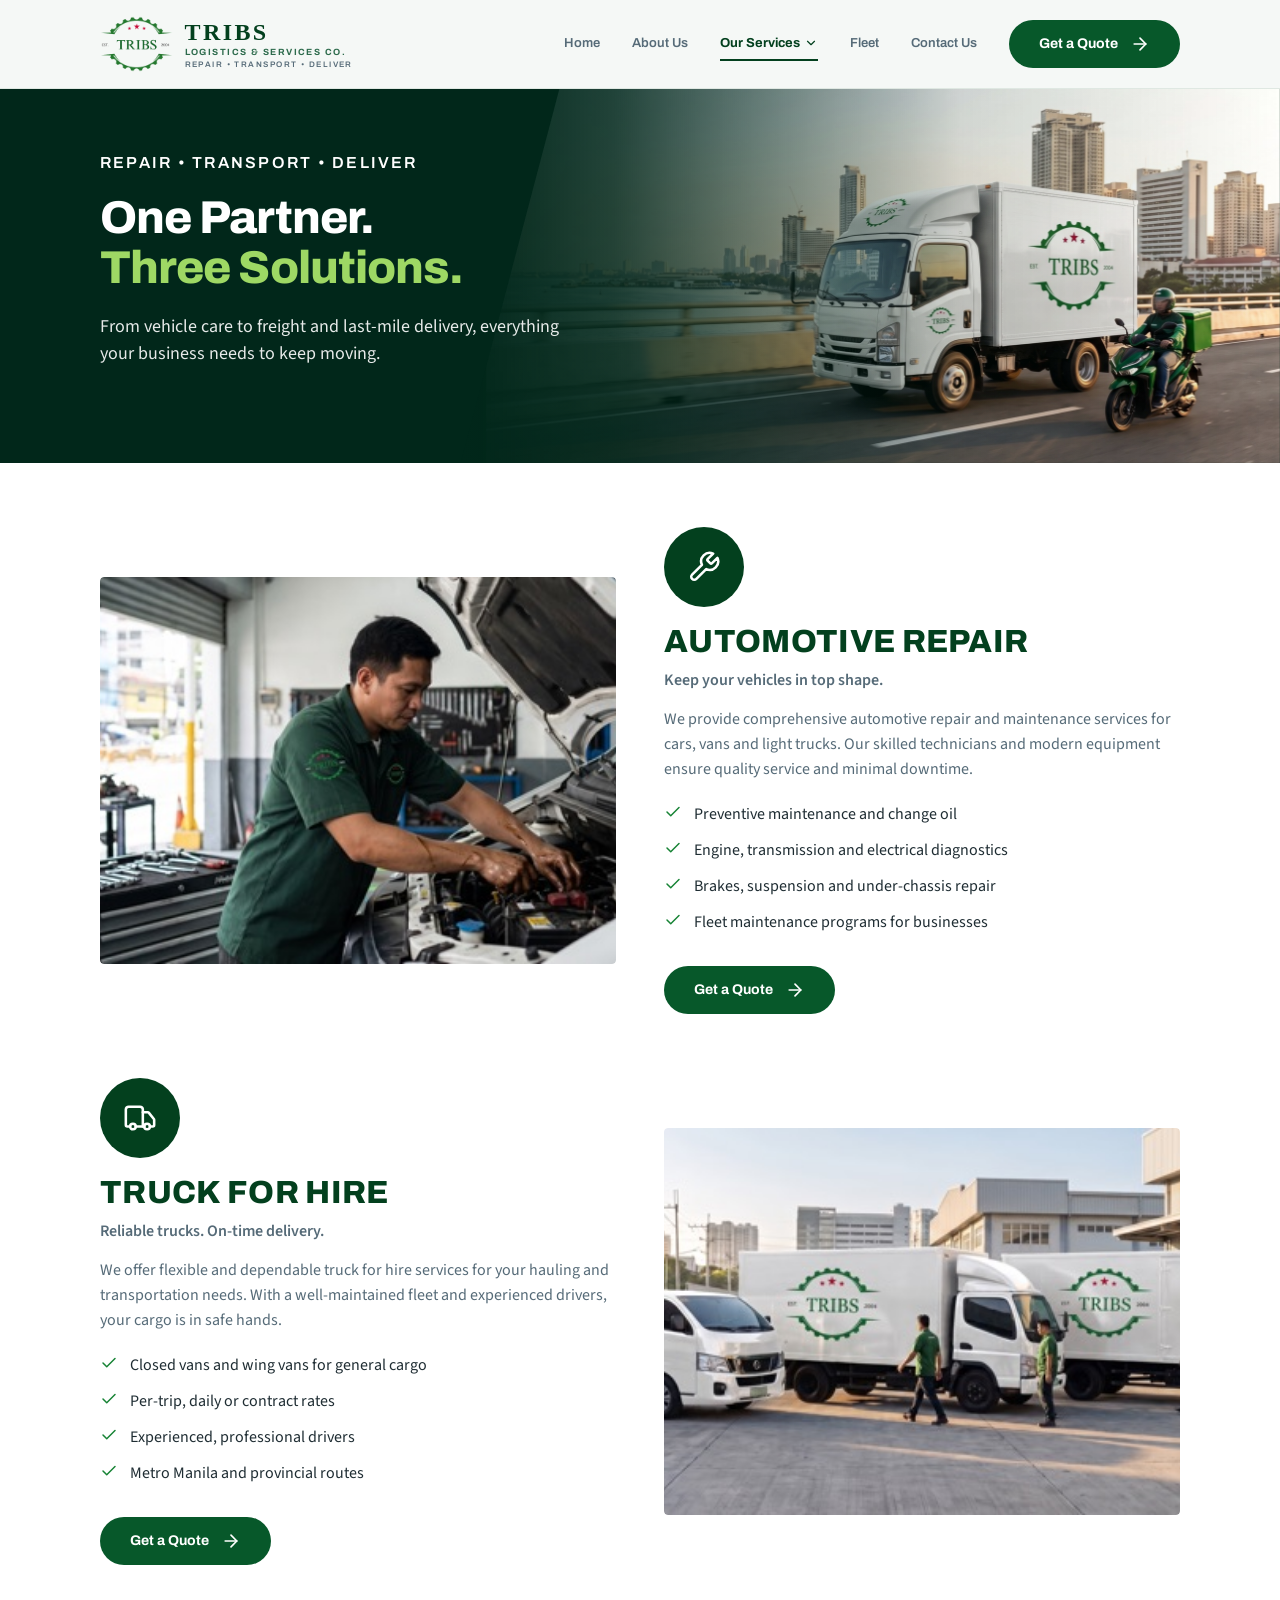
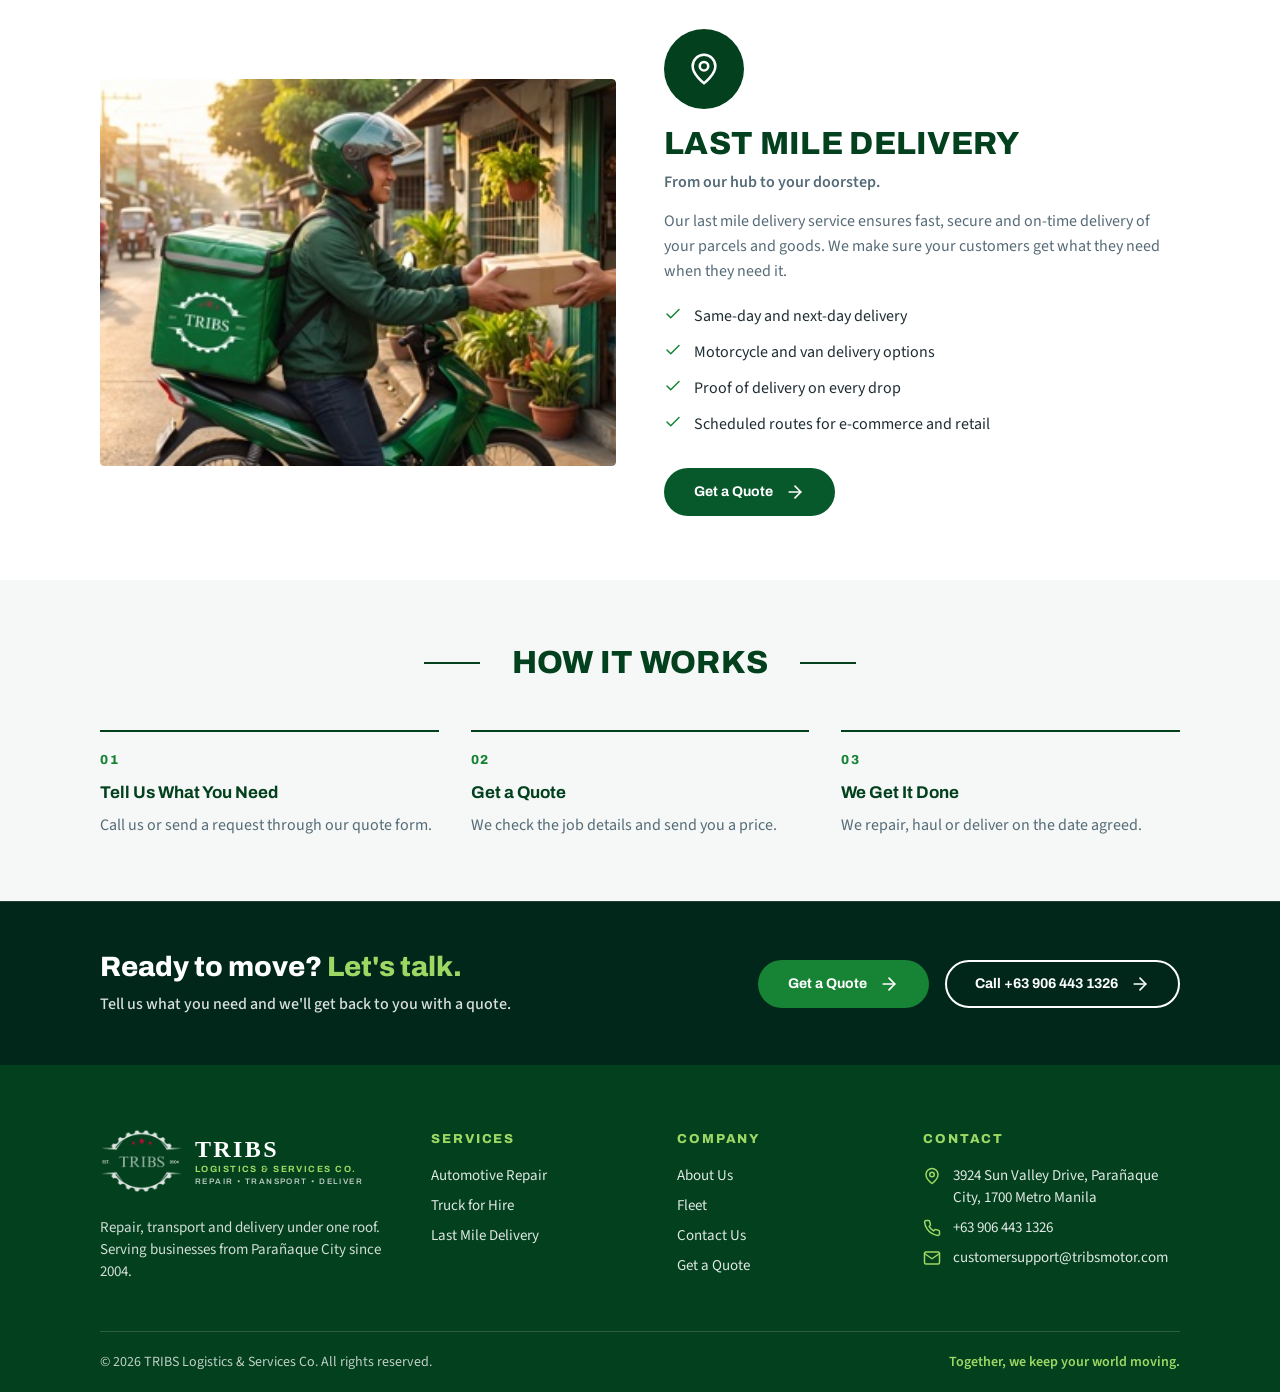
<file: services.html>
<!doctype html>
<html lang="en-PH">
<head>
  <meta charset="utf-8">
  <meta name="viewport" content="width=device-width, initial-scale=1">
  <title>Our Services | TRIBS Logistics &amp; Services Co.</title>
  <meta name="description" content="Automotive repair, truck for hire and last mile delivery from TRIBS Logistics & Services Co.">
  <meta property="og:title" content="Our Services | TRIBS">
  <meta property="og:description" content="One partner. Three solutions. Automotive repair, truck for hire and last-mile delivery.">
  <meta property="og:image" content="assets/photos/hero-fleet.jpg">
  <meta name="theme-color" content="#03401e">
  <link rel="icon" href="assets/logos/tribs-favicon.png">
  <link rel="preconnect" href="https://fonts.googleapis.com">
  <link rel="preconnect" href="https://fonts.gstatic.com" crossorigin>
  <link rel="stylesheet" href="css/styles.css">
</head>
<body>
  <a class="skip-link" href="#main">Skip to content</a>

  <header class="site-header">
    <div class="container header-inner">
      <a class="header-logo brand" href="index.html" aria-label="TRIBS Logistics &amp; Services Co. home">
        <picture>
          <source srcset="assets/logos/tribs-emblem-white.png" media="(prefers-color-scheme: dark)">
          <img src="assets/logos/tribs-emblem-light.png" alt="" width="70" height="56">
        </picture>
        <span class="brand-text">
          <span class="brand-name">TRIBS</span>
          <span class="brand-sub">Logistics &amp; Services Co.</span>
          <span class="brand-tag">Repair &bull; Transport &bull; Deliver</span>
        </span>
      </a>
      <button class="menu-toggle" type="button" aria-expanded="false" aria-controls="site-nav" aria-label="Open menu">
        <svg data-icon="menu" width="26"></svg>
      </button>
      <nav class="nav" id="site-nav" aria-label="Main">
        <ul class="nav-list">
          <li><a class="nav-link" href="index.html">Home</a></li>
          <li><a class="nav-link" href="about.html">About Us</a></li>
          <li class="has-menu">
            <button class="nav-link" type="button" aria-haspopup="true" aria-expanded="false" data-current>Our Services <svg data-icon="chevron-down" width="14"></svg></button>
            <ul class="submenu">
              <li><a href="services.html#repair"><svg data-icon="wrench" width="18"></svg>Automotive Repair</a></li>
              <li><a href="services.html#truck"><svg data-icon="truck" width="18"></svg>Truck for Hire</a></li>
              <li><a href="services.html#delivery"><svg data-icon="map-pin" width="18"></svg>Last Mile Delivery</a></li>
            </ul>
          </li>
          <li><a class="nav-link" href="fleet.html">Fleet</a></li>
          <li><a class="nav-link" href="contact.html">Contact Us</a></li>
          <li class="nav-cta"><a class="btn btn-primary" href="contact.html"><span>Get a Quote</span><svg data-icon="arrow-right" width="20"></svg></a></li>
        </ul>
      </nav>
      <a class="btn btn-primary header-cta" href="contact.html"><span>Get a Quote</span><svg data-icon="arrow-right" width="20"></svg></a>
    </div>
  </header>

  <main id="main">
    <section class="hero page-hero" aria-labelledby="page-title">
      <div class="hero-media"><img src="assets/photos/hero-fleet.jpg" srcset="assets/photos/hero-fleet-800.jpg 800w, assets/photos/hero-fleet.jpg 1600w" sizes="(max-width: 760px) 100vw, 70vw" alt="" fetchpriority="high"></div>
      <div class="container hero-inner">
        <div class="hero-copy">
          <p class="eyebrow">Repair • Transport • Deliver</p>
          <h1 class="display" id="page-title">One Partner. <span class="accent">Three Solutions.</span></h1>
          <p class="lead">From vehicle care to freight and last-mile delivery, everything your business needs to keep moving.</p>
        </div>
      </div>
    </section>

    <section class="section" aria-label="Services">
      <div class="container">
        <article class="service-detail split" id="repair">
          <div class="split-media"><img src="assets/photos/service-repair.jpg" srcset="assets/photos/service-repair-600.jpg 600w, assets/photos/service-repair.jpg 1200w" sizes="(max-width: 900px) 100vw, 33vw" alt="Technician working on an engine" loading="lazy"></div>
          <div class="split-copy">
            <span class="disc disc-lg"><svg data-icon="wrench" width="34" stroke-width="1.8"></svg></span>
            <h2>Automotive Repair</h2>
            <p class="card-sub">Keep your vehicles in top shape.</p>
            <p>We provide comprehensive automotive repair and maintenance services for cars, vans and light trucks. Our skilled technicians and modern equipment ensure quality service and minimal downtime.</p>
            <ul class="check-list"><li><svg data-icon="check" width="18"></svg><span>Preventive maintenance and change oil</span></li><li><svg data-icon="check" width="18"></svg><span>Engine, transmission and electrical diagnostics</span></li><li><svg data-icon="check" width="18"></svg><span>Brakes, suspension and under-chassis repair</span></li><li><svg data-icon="check" width="18"></svg><span>Fleet maintenance programs for businesses</span></li></ul>
            <div class="btn-row"><a class="btn btn-primary" href="contact.html?service=Automotive Repair"><span>Get a Quote</span><svg data-icon="arrow-right" width="20"></svg></a></div>
          </div>
        </article>

        <article class="service-detail split reverse" id="truck">
          <div class="split-media"><img src="assets/photos/service-truck.jpg" srcset="assets/photos/service-truck-600.jpg 600w, assets/photos/service-truck.jpg 1200w" sizes="(max-width: 900px) 100vw, 33vw" alt="TRIBS trucks lined up" loading="lazy"></div>
          <div class="split-copy">
            <span class="disc disc-lg"><svg data-icon="truck" width="34" stroke-width="1.8"></svg></span>
            <h2>Truck for Hire</h2>
            <p class="card-sub">Reliable trucks. On-time delivery.</p>
            <p>We offer flexible and dependable truck for hire services for your hauling and transportation needs. With a well-maintained fleet and experienced drivers, your cargo is in safe hands.</p>
            <ul class="check-list"><li><svg data-icon="check" width="18"></svg><span>Closed vans and wing vans for general cargo</span></li><li><svg data-icon="check" width="18"></svg><span>Per-trip, daily or contract rates</span></li><li><svg data-icon="check" width="18"></svg><span>Experienced, professional drivers</span></li><li><svg data-icon="check" width="18"></svg><span>Metro Manila and provincial routes</span></li></ul>
            <div class="btn-row"><a class="btn btn-primary" href="contact.html?service=Truck for Hire"><span>Get a Quote</span><svg data-icon="arrow-right" width="20"></svg></a></div>
          </div>
        </article>

        <article class="service-detail split" id="delivery">
          <div class="split-media"><img src="assets/photos/service-delivery.jpg" srcset="assets/photos/service-delivery-600.jpg 600w, assets/photos/service-delivery.jpg 1200w" sizes="(max-width: 900px) 100vw, 33vw" alt="TRIBS rider on a delivery motorbike" loading="lazy"></div>
          <div class="split-copy">
            <span class="disc disc-lg"><svg data-icon="map-pin" width="34" stroke-width="1.8"></svg></span>
            <h2>Last Mile Delivery</h2>
            <p class="card-sub">From our hub to your doorstep.</p>
            <p>Our last mile delivery service ensures fast, secure and on-time delivery of your parcels and goods. We make sure your customers get what they need when they need it.</p>
            <ul class="check-list"><li><svg data-icon="check" width="18"></svg><span>Same-day and next-day delivery</span></li><li><svg data-icon="check" width="18"></svg><span>Motorcycle and van delivery options</span></li><li><svg data-icon="check" width="18"></svg><span>Proof of delivery on every drop</span></li><li><svg data-icon="check" width="18"></svg><span>Scheduled routes for e-commerce and retail</span></li></ul>
            <div class="btn-row"><a class="btn btn-primary" href="contact.html?service=Last Mile Delivery"><span>Get a Quote</span><svg data-icon="arrow-right" width="20"></svg></a></div>
          </div>
        </article>

      </div>
    </section>

    <section class="section section-soft" aria-labelledby="how-title">
      <div class="container">
        <div class="st">
          <span class="st-rule" aria-hidden="true"></span>
          <h2 class="st-text" id="how-title">How It Works</h2>
          <span class="st-rule" aria-hidden="true"></span>
        </div>
        <ol class="steps">
          <li class="step"><h3>Tell Us What You Need</h3><p>Call us or send a request through our quote form.</p></li>
          <li class="step"><h3>Get a Quote</h3><p>We check the job details and send you a price.</p></li>
          <li class="step"><h3>We Get It Done</h3><p>We repair, haul or deliver on the date agreed.</p></li>
        </ol>
      </div>
    </section>

    <!-- CTA -->
    <section class="cta-band" aria-labelledby="cta-title">
      <div class="container cta-inner">
        <div>
          <h2 id="cta-title">Ready to move? <span>Let's talk.</span></h2>
          <p>Tell us what you need and we'll get back to you with a quote.</p>
        </div>
        <div class="btn-row">
          <a class="btn btn-bright" href="contact.html"><span>Get a Quote</span><svg data-icon="arrow-right" width="20"></svg></a>
          <a class="btn btn-inverse" href="tel:+639064431326"><span>Call +63 906 443 1326</span><svg data-icon="arrow-right" width="20"></svg></a>
        </div>
      </div>
    </section>
  </main>

  <footer class="site-footer">
    <div class="container">
      <div class="footer-grid">
        <div>
          <a class="footer-logo brand" href="index.html" aria-label="TRIBS Logistics &amp; Services Co. home">
            <img src="assets/logos/tribs-emblem-white.png" alt="" width="80" height="64" loading="lazy">
            <span class="brand-text">
              <span class="brand-name">TRIBS</span>
              <span class="brand-sub">Logistics &amp; Services Co.</span>
              <span class="brand-tag">Repair &bull; Transport &bull; Deliver</span>
            </span>
          </a>
          <p class="footer-about">Repair, transport and delivery under one roof. Serving businesses from Parañaque City since 2004.</p>
        </div>
        <div>
          <h2 class="footer-head">Services</h2>
          <ul class="footer-links">
            <li><a href="services.html#repair">Automotive Repair</a></li>
            <li><a href="services.html#truck">Truck for Hire</a></li>
            <li><a href="services.html#delivery">Last Mile Delivery</a></li>
          </ul>
        </div>
        <div>
          <h2 class="footer-head">Company</h2>
          <ul class="footer-links">
            <li><a href="about.html">About Us</a></li>
            <li><a href="fleet.html">Fleet</a></li>
            <li><a href="contact.html">Contact Us</a></li>
            <li><a href="contact.html">Get a Quote</a></li>
          </ul>
        </div>
        <div>
          <h2 class="footer-head">Contact</h2>
          <ul class="footer-links footer-contact">
            <li><svg data-icon="map-pin" width="18"></svg><span>3924 Sun Valley Drive, Parañaque City, 1700 Metro Manila</span></li>
            <li><svg data-icon="phone" width="18"></svg><a href="tel:+639064431326">+63 906 443 1326</a></li>
            <li><svg data-icon="mail" width="18"></svg><a href="mailto:customersupport@tribsmotor.com">customersupport@tribsmotor.com</a></li>
          </ul>
        </div>
      </div>
      <div class="footer-bottom">
        <span>&copy; <span data-year>2026</span> TRIBS Logistics &amp; Services Co. All rights reserved.</span>
        <strong>Together, we keep your world moving.</strong>
      </div>
    </div>
  </footer>

  <script src="js/main.js"></script>
</body>
</html>
</file>
<file: css/styles.css>
/* TRIBS Logistics & Services Corp. — site styles
   Tokens mirror the TRIBS design system (tokens.json). */

@import url("https://fonts.googleapis.com/css2?family=Archivo:wght@600;700;800;900&family=Source+Sans+3:wght@400;500;600;700&display=swap");

:root {
  /* Brand (fixed in every theme) */
  --forest-900: #01271a;
  --forest-800: #03401e;
  --forest-700: #07582a;
  --forest-600: #178335;
  --lime-400: #9ed864;
  --star-red: #c8141c;

  /* Semantic — light */
  --surface: #ffffff;
  --surface-soft: #f5f8f6;
  --surface-card: #ffffff;
  --surface-inverse: var(--forest-800);
  --border: #dfe8e2;
  --heading: var(--forest-800);
  --ink: #1f2d33;
  --ink-muted: #566b78;
  --ink-accent: #2d6b4c;
  --on-inverse: #ffffff;
  --accent-on-inverse: var(--lime-400);
  --action: var(--forest-700);
  --action-hover: var(--forest-800);
  --on-action: #ffffff;
  --icon-disc: var(--forest-800);
  --focus: var(--forest-600);
  --focus-on-inverse: var(--lime-400);

  /* Type */
  --font-display: Archivo, "Helvetica Neue", Arial, sans-serif;
  --font-sans: "Source Sans 3", "Helvetica Neue", Arial, sans-serif;

  /* Spacing */
  --space-1: 4px;
  --space-2: 8px;
  --space-3: 12px;
  --space-4: 16px;
  --space-5: 20px;
  --space-6: 32px;
  --space-7: 48px;
  --space-8: 64px;

  /* Radius */
  --radius-sm: 4px;
  --radius-md: 8px;
  --radius-pill: 999px;
  --radius-full: 50%;

  /* Shadow */
  --shadow-card: 0 2px 12px rgba(3, 64, 30, 0.08);
  --shadow-disc: 0 0 0 5px #ffffff;

  --content-max: 1080px;
  --header-h: 88px;
}

@media (prefers-color-scheme: dark) {
  :root {
    --surface: #07140e;
    --surface-soft: #0d2218;
    --surface-card: #10281c;
    --surface-inverse: #0a3319;
    --border: #23402f;
    --heading: #e6f3ea;
    --ink: #e2ebe6;
    --ink-muted: #a5b8b0;
    --ink-accent: #9fd3ac;
    --action: var(--lime-400);
    --action-hover: #b6e68a;
    --on-action: var(--forest-900);
    --icon-disc: #178335;
    --focus: var(--lime-400);
    --shadow-card: 0 2px 12px rgba(0, 0, 0, 0.4);
    --shadow-disc: 0 0 0 5px #10281c;
  }
}

/* ---------- Base ---------- */
*, *::before, *::after { box-sizing: border-box; }
html { scroll-behavior: smooth; scroll-padding-top: var(--header-h); }
body {
  margin: 0;
  background: var(--surface);
  color: var(--ink);
  font: 400 16px/25px var(--font-sans);
  -webkit-font-smoothing: antialiased;
}
img { max-width: 100%; display: block; }
a { color: inherit; }
h1, h2, h3, h4 { color: var(--heading); margin: 0; font-family: var(--font-display); }
p { margin: 0; }
:focus-visible { outline: 2px solid var(--focus); outline-offset: 2px; }
.on-inverse :focus-visible, .hero :focus-visible, .band-inverse :focus-visible, .site-footer :focus-visible { outline-color: var(--focus-on-inverse); }

.container { width: 100%; max-width: calc(var(--content-max) + 2 * var(--space-7)); margin: 0 auto; padding-left: var(--space-7); padding-right: var(--space-7); }
.section { padding: var(--space-8) 0; }
.section-soft { background: var(--surface-soft); }
.stack-6 > * + * { margin-top: var(--space-6); }
.visually-hidden { position: absolute !important; width: 1px; height: 1px; overflow: hidden; clip: rect(0 0 0 0); white-space: nowrap; }
.skip-link { font-family: var(--font-display); position: absolute; left: var(--space-4); top: -60px; z-index: 100; background: var(--action); color: var(--on-action); padding: var(--space-2) var(--space-4); border-radius: var(--radius-pill); font-weight: 700; text-decoration: none; }
.skip-link:focus { top: var(--space-3); }

.icon { display: inline-block; flex: none; vertical-align: middle; }

/* ---------- Button ---------- */
.btn {
  display: inline-flex; align-items: center; gap: var(--space-3);
  font: 700 14px/20px var(--font-display);
  padding: 12px 28px; border-radius: var(--radius-pill);
  border: 2px solid transparent; text-decoration: none; cursor: pointer;
  transition: background-color .15s ease, color .15s ease;
  white-space: nowrap;
}
.btn .icon { transition: transform .15s ease; }
.btn:hover .icon { transform: translateX(3px); }
.btn-primary { background: var(--action); color: var(--on-action); }
.btn-primary:hover { background: var(--action-hover); }
.btn-bright { background: var(--forest-600); color: #ffffff; }
.btn-bright:hover { background: var(--forest-700); }
.btn-bright:focus-visible, .btn-inverse:focus-visible { outline-color: var(--focus-on-inverse); }
.btn-outline { background: transparent; color: var(--heading); border-color: var(--heading); }
.btn-outline:hover { background: var(--surface-soft); }
.btn-inverse { background: transparent; color: var(--on-inverse); border-color: var(--on-inverse); }
.btn-inverse:hover { background: rgba(255, 255, 255, 0.1); }
.btn-link { padding: 0; background: none; color: var(--ink-accent); gap: var(--space-2); border-radius: var(--radius-sm); }
.btn-link:hover span { text-decoration: underline; text-underline-offset: 3px; }
.btn-row { display: flex; flex-wrap: wrap; gap: var(--space-4); }

/* ---------- Icon disc ---------- */
.disc { display: inline-grid; place-items: center; border-radius: var(--radius-full); background: var(--icon-disc); color: #ffffff; flex: none; }
.disc-lg { width: 80px; height: 80px; }
.disc-md { width: 56px; height: 56px; }
.disc-ring { box-shadow: var(--shadow-disc); }

/* ---------- Section title ---------- */
.st { display: flex; align-items: center; justify-content: center; gap: var(--space-6); margin-bottom: var(--space-7); }
.st-text { font-size: 32px; line-height: 38px; font-weight: 800; letter-spacing: 0.01em; text-transform: uppercase; color: var(--heading); text-align: center; }
.st-rule { width: 56px; height: 2px; background: var(--heading); flex: none; }
.st-start { flex-direction: column; align-items: flex-start; margin-bottom: var(--space-5); }
.st-start .st-text { text-align: left; }
.st-accent { color: var(--forest-600); }
.on-inverse .st-text { color: var(--on-inverse); }
.on-inverse .st-accent { color: var(--accent-on-inverse); }
.on-inverse .st-rule { background: var(--on-inverse); }
.section-intro { max-width: 640px; margin: calc(-1 * var(--space-6)) auto var(--space-7); text-align: center; color: var(--ink-muted); font-size: 16px; line-height: 24px; font-weight: 500; }

/* ---------- Header ---------- */
.site-header { position: sticky; top: 0; z-index: 50; background: var(--surface-soft); border-bottom: 1px solid var(--border); transition: box-shadow .25s ease; }
.site-header.is-scrolled { box-shadow: 0 4px 18px rgba(1, 39, 26, 0.10); }
.header-inner { display: flex; align-items: center; gap: var(--space-6); min-height: var(--header-h); }
.brand { display: inline-flex; align-items: center; gap: var(--space-3); flex: none; text-decoration: none; color: var(--heading); }
.brand img { height: 56px; width: auto; }
.brand-text { display: flex; flex-direction: column; line-height: 1; white-space: nowrap; }
.brand-name { font: 800 24px/1 Georgia, "Times New Roman", serif; letter-spacing: 0.1em; color: var(--heading); }
.brand-sub { margin-top: 4px; font: 700 9px/1 var(--font-display); letter-spacing: 0.16em; text-transform: uppercase; color: var(--ink-accent); }
.brand-tag { margin-top: 4px; font: 600 8px/1 var(--font-display); letter-spacing: 0.18em; text-transform: uppercase; color: var(--ink-muted); }
.nav { margin-left: auto; }
.nav-list { display: flex; align-items: center; gap: var(--space-6); list-style: none; margin: 0; padding: 0; }
.nav-link {
  display: inline-flex; align-items: center; gap: var(--space-1);
  font: 600 13px/20px var(--font-display); color: var(--ink-muted);
  text-decoration: none; white-space: nowrap; padding: 6px 0; border: 0; border-bottom: 2px solid transparent;
  background: none; cursor: pointer; transition: color .15s ease, border-color .15s ease;
}
.nav-link:hover { color: var(--heading); }
.nav-link[aria-current="page"], .nav-link[data-current] { color: var(--heading); font-weight: 700; border-bottom-color: var(--heading); }
.has-menu { position: relative; }
.submenu {
  position: absolute; top: calc(100% + 10px); left: -16px; min-width: 220px;
  background: var(--surface-card); border: 1px solid var(--border); border-radius: var(--radius-md);
  box-shadow: var(--shadow-card); list-style: none; margin: 0; padding: var(--space-2);
  opacity: 0; visibility: hidden; transform: translateY(-6px); pointer-events: none;
  transition: opacity .18s ease, transform .18s ease, visibility 0s linear .18s;
}
.has-menu.is-open .submenu { opacity: 1; visibility: visible; transform: none; pointer-events: auto; transition-delay: 0s; }
.submenu a { display: flex; align-items: center; gap: var(--space-3); padding: var(--space-2) var(--space-3); border-radius: var(--radius-sm); font-family: var(--font-display); font-size: 13px; font-weight: 600; color: var(--heading); text-decoration: none; }
.submenu a:hover { background: var(--surface-soft); }
.submenu .icon { color: var(--forest-600); }
.menu-toggle { display: none; margin-left: auto; background: none; border: 0; padding: var(--space-2); color: var(--heading); cursor: pointer; border-radius: var(--radius-sm); }
.header-cta { flex: none; }
.nav-cta { display: none; }

@media (max-width: 960px) {
  :root { --header-h: 72px; }
  .header-logo img { height: 44px; }
  .header-logo .brand-name { font-size: 20px; }
  .header-logo .brand-tag { display: none; }
  .menu-toggle { display: inline-grid; place-items: center; order: 3; margin-left: 0; }
  .header-inner { gap: var(--space-3); }
  .header-cta { order: 2; margin-left: auto; padding: 8px 16px; font-size: 13px; }
  .nav {
    position: absolute; left: 0; right: 0; top: 100%;
    background: var(--surface-soft); border-bottom: 1px solid var(--border);
    padding: var(--space-2) var(--space-4) var(--space-5);
    display: none;
  }
  .site-header.nav-open .nav { display: block; }
  .nav-list { flex-direction: column; align-items: stretch; gap: 0; }
  .nav-link { width: 100%; padding: var(--space-3) 0; font-size: 15px; border-bottom: 1px solid var(--border); justify-content: space-between; }
  .nav-link[aria-current="page"], .nav-link[data-current] { border-bottom-color: var(--border); }
  .submenu { position: static; box-shadow: none; border: 0; background: none; padding: 0 0 var(--space-2) var(--space-3); display: none; opacity: 1; visibility: visible; transform: none; transition: none; pointer-events: auto; }
  .has-menu.is-open .submenu { display: block; }
  .nav-cta { display: none; margin-top: var(--space-4); }
}
@media (max-width: 420px) {
  .header-logo img { height: 40px; }
  .header-logo .brand-text { display: none; }
  .header-cta .icon { display: none; }
}
@media (max-width: 359px) {
  .header-cta { display: none; }
  .menu-toggle { margin-left: auto; }
  .nav-cta { display: block; }
}

/* ---------- Hero ---------- */
.hero { position: relative; background: var(--forest-900); color: var(--on-inverse); overflow: hidden; isolation: isolate; }
.hero-media { position: absolute; inset: 0 0 0 38%; z-index: -2; }
.hero-media img { width: 100%; height: 100%; object-fit: cover; }
.hero::before {
  content: ""; position: absolute; inset: 0; z-index: -1;
  background:
    linear-gradient(90deg, var(--forest-900) 0%, var(--forest-900) 36%, rgba(1, 39, 26, 0.85) 48%, rgba(1, 39, 26, 0.15) 75%, rgba(1, 39, 26, 0) 100%);
}
.hero::after {
  /* the single diagonal edge between text panel and photo */
  content: ""; position: absolute; top: 0; bottom: 0; left: 36%; width: 14%; z-index: -1;
  background: var(--forest-900); clip-path: polygon(0 0, 55% 0, 0 100%);
}
.hero-inner { padding-top: var(--space-8); padding-bottom: calc(var(--space-8) + var(--space-6)); min-height: 520px; display: flex; align-items: center; }
.hero-copy { max-width: 540px; }
.eyebrow { display: block; font-family: var(--font-display); font-size: 16px; line-height: 20px; font-weight: 600; letter-spacing: 0.14em; text-transform: uppercase; color: var(--on-inverse); margin-bottom: var(--space-5); }
.display { font-size: 46px; line-height: 50px; font-weight: 800; letter-spacing: -0.02em; color: var(--on-inverse); }
.display .accent { display: block; color: var(--accent-on-inverse); }
.lead { font-size: 18px; line-height: 27px; font-weight: 400; }
.hero .lead { margin: var(--space-5) 0 var(--space-6); color: rgba(255, 255, 255, 0.9); max-width: 460px; }

.page-hero .hero-inner { min-height: 340px; padding-bottom: var(--space-8); }

@media (max-width: 760px) {
  .hero-media { inset: 0; }
  .hero::before { background: linear-gradient(180deg, rgba(1, 39, 26, 0.55) 0%, var(--forest-900) 72%); }
  .hero::after { display: none; }
  .hero-inner { min-height: 560px; align-items: flex-end; padding-top: var(--space-7); padding-bottom: calc(var(--space-7) + var(--space-7)); }
  .page-hero .hero-inner { min-height: 300px; padding-bottom: var(--space-7); }
  .eyebrow { font-size: 12px; line-height: 18px; margin-bottom: var(--space-4); }
  .display { font-size: 34px; line-height: 40px; }
}

/* ---------- Service strip (hero overlap) ---------- */
.service-strip { position: relative; z-index: 2; margin-top: calc(-1 * var(--space-7)); }
.strip { display: grid; grid-template-columns: repeat(3, 1fr); background: var(--surface-card); border: 1px solid var(--border); border-radius: var(--radius-sm); box-shadow: var(--shadow-card); }
.strip a { display: flex; align-items: center; gap: var(--space-4); padding: var(--space-5); text-decoration: none; }
.strip a + a { border-left: 1px solid var(--border); }
.strip a:hover .strip-title { text-decoration: underline; text-underline-offset: 3px; }
.strip-title { display: block; font-family: var(--font-display); font-size: 15px; line-height: 20px; font-weight: 800; text-transform: uppercase; color: var(--heading); }
.strip-sub { display: block; font-size: 14px; line-height: 18px; color: var(--ink-muted); }
@media (max-width: 760px) {
  .strip { grid-template-columns: 1fr; }
  .strip a { padding: var(--space-3) var(--space-4); }
  .strip .disc-md { width: 44px; height: 44px; }
  .strip a + a { border-left: 0; border-top: 1px solid var(--border); }
}

/* ---------- Service card ---------- */
.card-grid { display: grid; grid-template-columns: repeat(3, minmax(0, 1fr)); gap: var(--space-4); }
.card { position: relative; display: flex; flex-direction: column; background: var(--surface-card); border: 1px solid var(--border); border-radius: var(--radius-sm); box-shadow: var(--shadow-card); overflow: hidden; }
.card-media { aspect-ratio: 16 / 7; background: var(--forest-800); }
.card-media img { width: 100%; height: 100%; object-fit: cover; }
.card-body { padding: 0 var(--space-5) var(--space-5); display: flex; flex-direction: column; gap: var(--space-2); flex: 1; }
.card-disc { position: relative; margin-top: -40px; margin-bottom: var(--space-3); }
.card-title { font-size: 19px; line-height: 26px; font-weight: 800; letter-spacing: 0.01em; text-transform: uppercase; color: var(--heading); }
.card-sub { font-size: 16px; line-height: 22px; font-weight: 600; color: var(--ink-accent); }
.card-text { margin: var(--space-2) 0 var(--space-4); font-size: 15px; line-height: 22px; color: var(--ink-muted); flex: 1; }
.card-body .btn-link { align-self: flex-start; }
@media (max-width: 900px) { .card-grid { grid-template-columns: 1fr; max-width: 520px; margin: 0 auto; } }

/* ---------- Feature row ---------- */
.feature-row { display: grid; grid-template-columns: repeat(5, 1fr); }
.feature { display: flex; flex-direction: column; align-items: center; text-align: center; gap: var(--space-2); padding: 0 var(--space-4); }
.feature + .feature { border-left: 1px solid var(--border); }
.feature-title { margin-top: var(--space-2); font-size: 15px; line-height: 20px; font-weight: 700; color: var(--heading); }
.feature-text { font-size: 14px; line-height: 20px; color: var(--ink-muted); }
@media (max-width: 900px) {
  .feature-row { grid-template-columns: repeat(2, 1fr); row-gap: var(--space-6); }
  .feature + .feature { border-left: 0; }
  .feature:nth-child(even) { border-left: 1px solid var(--border); }
  .feature:last-child:nth-child(odd) { grid-column: 1 / -1; }
}

/* ---------- Inverse band (Mission / Vision) ---------- */
.band-inverse { position: relative; background: var(--surface-inverse); color: var(--on-inverse); overflow: hidden; isolation: isolate; }
.band-inverse .band-media { position: absolute; inset: 0 0 0 50%; z-index: -2; }
.band-inverse .band-media img { width: 100%; height: 100%; object-fit: cover; }
.band-inverse::before { content: ""; position: absolute; inset: 0; z-index: -1; background: linear-gradient(90deg, var(--forest-900) 0%, var(--forest-900) 50%, rgba(1, 39, 26, 0.9) 62%, rgba(1, 39, 26, 0.8) 100%); }
.mv-grid { display: grid; grid-template-columns: 1fr 1fr; gap: var(--space-7); }
.mv-item .lead { color: rgba(255, 255, 255, 0.9); }
.mv-item .icon { color: var(--accent-on-inverse); margin-bottom: var(--space-4); }
@media (max-width: 760px) {
  .mv-grid { grid-template-columns: 1fr; }
  .band-inverse .band-media { inset: 0; opacity: 0.35; }
}

/* ---------- Split (text + image) ---------- */
.split { display: grid; grid-template-columns: 1fr 1fr; gap: var(--space-7); align-items: center; }
.split-media img { width: 100%; aspect-ratio: 4 / 3; object-fit: cover; border-radius: var(--radius-sm); }
.split-copy p + p { margin-top: var(--space-4); }
.split-copy .lead { color: var(--ink); }
.split-copy p { color: var(--ink-muted); }
.split-copy .btn-row { margin-top: var(--space-6); }
.split.reverse .split-media { order: 2; }
@media (max-width: 860px) { .split { grid-template-columns: 1fr; } .split.reverse .split-media { order: 0; } }

.check-list { list-style: none; margin: var(--space-5) 0 0; padding: 0; display: grid; gap: var(--space-3); }
.check-list li { display: flex; gap: var(--space-3); align-items: flex-start; color: var(--ink); font-size: 16px; line-height: 24px; }
.check-list .icon { color: var(--forest-600); margin-top: 1px; }

/* ---------- Process steps ---------- */
.steps { display: grid; grid-template-columns: repeat(3, 1fr); gap: var(--space-6); counter-reset: step; list-style: none; margin: 0; padding: 0; }
.step { border-top: 2px solid var(--heading); padding-top: var(--space-4); }
.step::before { counter-increment: step; font-family: var(--font-display); content: "0" counter(step); display: block; font-size: 13px; font-weight: 800; letter-spacing: 0.14em; color: var(--forest-600); margin-bottom: var(--space-2); }
.step h3 { font-size: 17px; line-height: 24px; font-weight: 700; margin-bottom: var(--space-2); }
.step p { font-size: 16px; line-height: 24px; color: var(--ink-muted); }
@media (max-width: 760px) { .steps { grid-template-columns: 1fr; gap: var(--space-5); } }

/* ---------- Detailed service blocks ---------- */
.service-detail + .service-detail { margin-top: var(--space-8); }
.service-detail .disc { margin-bottom: var(--space-4); }
.service-detail h2 { font-size: 32px; line-height: 38px; font-weight: 800; letter-spacing: 0.01em; text-transform: uppercase; }
.service-detail .card-sub { margin: var(--space-2) 0 var(--space-4); font-size: 16px; }

/* ---------- Fleet table ---------- */
.fleet-grid { display: grid; grid-template-columns: repeat(3, minmax(0, 1fr)); gap: var(--space-4); }
.fleet-card { background: var(--surface-card); border: 1px solid var(--border); border-radius: var(--radius-sm); box-shadow: var(--shadow-card); padding: var(--space-5); display: flex; flex-direction: column; gap: var(--space-2); }
.fleet-card .disc { margin-bottom: var(--space-3); }
.fleet-card h3 { font-size: 18px; line-height: 24px; font-weight: 800; text-transform: uppercase; }
.fleet-card p { font-size: 15px; line-height: 22px; color: var(--ink-muted); }
.spec { list-style: none; margin: var(--space-3) 0 0; padding: var(--space-3) 0 0; border-top: 1px solid var(--border); display: grid; gap: var(--space-1); font-size: 15px; line-height: 22px; }
.spec li { display: flex; justify-content: space-between; gap: var(--space-4); }
.spec span:first-child { color: var(--ink-muted); }
.spec span:last-child { color: var(--heading); font-weight: 600; text-align: right; }
@media (max-width: 900px) { .fleet-grid { grid-template-columns: 1fr; max-width: 520px; margin: 0 auto; } }

/* ---------- Contact ---------- */
.contact-grid { display: grid; grid-template-columns: 1fr 1.4fr; gap: var(--space-7); align-items: start; }
.contact-list { list-style: none; margin: 0; padding: 0; display: grid; gap: var(--space-5); }
.contact-list li { display: flex; gap: var(--space-4); align-items: flex-start; }
.contact-list h3 { font-size: 15px; line-height: 20px; font-weight: 700; }
.contact-list p, .contact-list a { font-size: 16px; line-height: 24px; color: var(--ink-muted); text-decoration: none; }
.contact-list a:hover { text-decoration: underline; color: var(--heading); }
.form { background: var(--surface-card); border: 1px solid var(--border); border-radius: var(--radius-sm); box-shadow: var(--shadow-card); padding: var(--space-6); display: grid; grid-template-columns: 1fr 1fr; gap: var(--space-4); }
.field { display: flex; flex-direction: column; gap: var(--space-2); }
.field-full { grid-column: 1 / -1; }
.field label { font-family: var(--font-display); font-size: 13px; line-height: 20px; font-weight: 700; color: var(--heading); }
.field input, .field select, .field textarea {
  font: 400 16px/22px var(--font-sans); color: var(--ink);
  background: var(--surface); border: 1px solid var(--border); border-radius: var(--radius-md);
  padding: 10px 12px; width: 100%;
}
.field input:hover, .field select:hover, .field textarea:hover { border-color: var(--ink-muted); }
.field input:focus-visible, .field select:focus-visible, .field textarea:focus-visible { outline: 2px solid var(--focus); outline-offset: 0; border-color: var(--focus); }
.field textarea { min-height: 130px; resize: vertical; }
.field [aria-invalid="true"] { border-color: var(--star-red); }
.field-error { font-size: 12px; line-height: 18px; color: var(--star-red); min-height: 0; }
.form-note { grid-column: 1 / -1; font-size: 14px; line-height: 20px; color: var(--ink-muted); }
.form-status { grid-column: 1 / -1; font-size: 14px; line-height: 22px; font-weight: 600; color: var(--ink-accent); }
.form .btn { justify-self: start; }
@media (prefers-color-scheme: dark) { .field [aria-invalid="true"] { border-color: #ff8a8f; } .field-error { color: #ff8a8f; } }
@media (max-width: 860px) { .contact-grid { grid-template-columns: 1fr; } }
@media (max-width: 560px) { .form { grid-template-columns: 1fr; padding: var(--space-5); } }

.map-embed { margin-top: var(--space-6); border-radius: var(--radius-sm); overflow: hidden; border: 1px solid var(--border); aspect-ratio: 16 / 10; background: var(--surface-soft); }
.map-embed iframe { width: 100%; height: 100%; border: 0; display: block; }

/* ---------- CTA band ---------- */
.cta-band { background: var(--forest-900); color: var(--on-inverse); border-top: 1px solid rgba(255, 255, 255, 0.12); }
.cta-inner { display: flex; align-items: center; justify-content: space-between; gap: var(--space-6); padding-top: var(--space-7); padding-bottom: var(--space-7); flex-wrap: wrap; }
.cta-inner h2 { font-size: 28px; line-height: 34px; font-weight: 800; color: var(--on-inverse); }
.cta-inner h2 span { color: var(--accent-on-inverse); }
.cta-inner p { margin-top: var(--space-2); color: rgba(255, 255, 255, 0.85); font-weight: 500; }

/* ---------- Footer ---------- */
.site-footer { background: var(--surface-inverse); color: var(--on-inverse); }
.footer-grid { display: grid; grid-template-columns: 1.4fr 1fr 1fr 1.2fr; gap: var(--space-6); padding: var(--space-8) 0 var(--space-7); }
.footer-logo img { height: 64px; width: auto; }
.footer-logo .brand-name { color: #ffffff; }
.footer-logo .brand-sub { color: var(--accent-on-inverse); }
.footer-logo .brand-tag { color: rgba(255, 255, 255, 0.72); }
.footer-about { margin-top: var(--space-4); font-size: 15px; line-height: 22px; color: rgba(255, 255, 255, 0.82); max-width: 300px; }
.footer-head { font-family: var(--font-display); font-size: 13px; line-height: 20px; font-weight: 800; letter-spacing: 0.14em; text-transform: uppercase; color: var(--accent-on-inverse); margin-bottom: var(--space-4); }
.footer-links { list-style: none; margin: 0; padding: 0; display: grid; gap: var(--space-2); }
.footer-links a, .footer-links li { font-size: 15px; line-height: 22px; color: rgba(255, 255, 255, 0.88); text-decoration: none; }
.footer-links a:hover { color: #ffffff; text-decoration: underline; text-underline-offset: 3px; }
.footer-contact li { display: flex; gap: var(--space-3); align-items: flex-start; }
.footer-contact .icon { color: var(--accent-on-inverse); margin-top: 2px; }
.footer-bottom { border-top: 1px solid rgba(255, 255, 255, 0.16); padding: var(--space-5) 0; display: flex; justify-content: space-between; gap: var(--space-4); flex-wrap: wrap; font-size: 14px; line-height: 20px; color: rgba(255, 255, 255, 0.75); }
.footer-bottom strong { color: var(--accent-on-inverse); font-weight: 600; }
@media (max-width: 900px) { .footer-grid { grid-template-columns: 1fr 1fr; } }
@media (max-width: 560px) { .footer-grid { grid-template-columns: 1fr; } }

/* ---------- Motion (subtle; disabled under prefers-reduced-motion) ---------- */
@keyframes rise { from { opacity: 0; transform: translateY(16px); } to { opacity: 1; transform: none; } }
@keyframes settle { from { transform: scale(1.06); } to { transform: scale(1); } }
.js-motion .hero-copy > * { animation: rise .7s cubic-bezier(.2, .7, .2, 1) both; }
.js-motion .hero-copy > :nth-child(2) { animation-delay: .1s; }
.js-motion .hero-copy > :nth-child(3) { animation-delay: .2s; }
.js-motion .hero-copy > :nth-child(4) { animation-delay: .3s; }
.js-motion .hero-media img { animation: settle 12s ease-out both; }
.js-motion .service-strip { animation: rise .7s cubic-bezier(.2, .7, .2, 1) .35s both; }

.js-motion .reveal { opacity: 0; transform: translateY(18px); transition: opacity .6s ease, transform .6s cubic-bezier(.2, .7, .2, 1); transition-delay: calc(var(--i, 0) * 90ms); }
.js-motion .reveal.is-visible { opacity: 1; transform: none; }

.card, .fleet-card { transition: transform .25s ease, box-shadow .25s ease; }
.card:hover, .fleet-card:hover { transform: translateY(-4px); box-shadow: 0 12px 28px rgba(3, 64, 30, 0.14); }
.card-media { overflow: hidden; }
.card-media img, .split-media img { transition: transform .6s ease; }
.card:hover .card-media img { transform: scale(1.04); }
.split-media { overflow: hidden; border-radius: var(--radius-sm); }
.split:hover .split-media img { transform: scale(1.03); }
.disc { transition: transform .25s ease; }
.strip a:hover .disc, .feature:hover .disc, .fleet-card:hover .disc, .contact-list li:hover .disc { transform: scale(1.06); }
.btn { transition: background-color .15s ease, color .15s ease, transform .15s ease, box-shadow .15s ease; }
.btn-primary:hover, .btn-bright:hover { transform: translateY(-1px); box-shadow: 0 6px 16px rgba(3, 64, 30, 0.18); }
.footer-links a { transition: color .15s ease; }
@media (prefers-color-scheme: dark) {
  .site-header.is-scrolled { box-shadow: 0 4px 18px rgba(0, 0, 0, 0.45); }
  .card:hover, .fleet-card:hover { box-shadow: 0 12px 28px rgba(0, 0, 0, 0.45); }
}

/* ---------- Phones ---------- */
@media (max-width: 760px) {
  .container { padding-left: var(--space-4); padding-right: var(--space-4); }
  .section { padding: var(--space-7) 0; }
  .st { gap: var(--space-4); margin-bottom: var(--space-6); }
  .st-text { font-size: 26px; line-height: 32px; }
  .st-rule { width: 28px; }
  .section-intro { margin-top: calc(-1 * var(--space-4)); margin-bottom: var(--space-6); }
  .service-detail h2 { font-size: 26px; line-height: 32px; }
}

@media (prefers-reduced-motion: reduce) {
  html { scroll-behavior: auto; }
  * { transition: none !important; animation: none !important; }
  .js-motion .reveal { opacity: 1; transform: none; }
}
</file>
